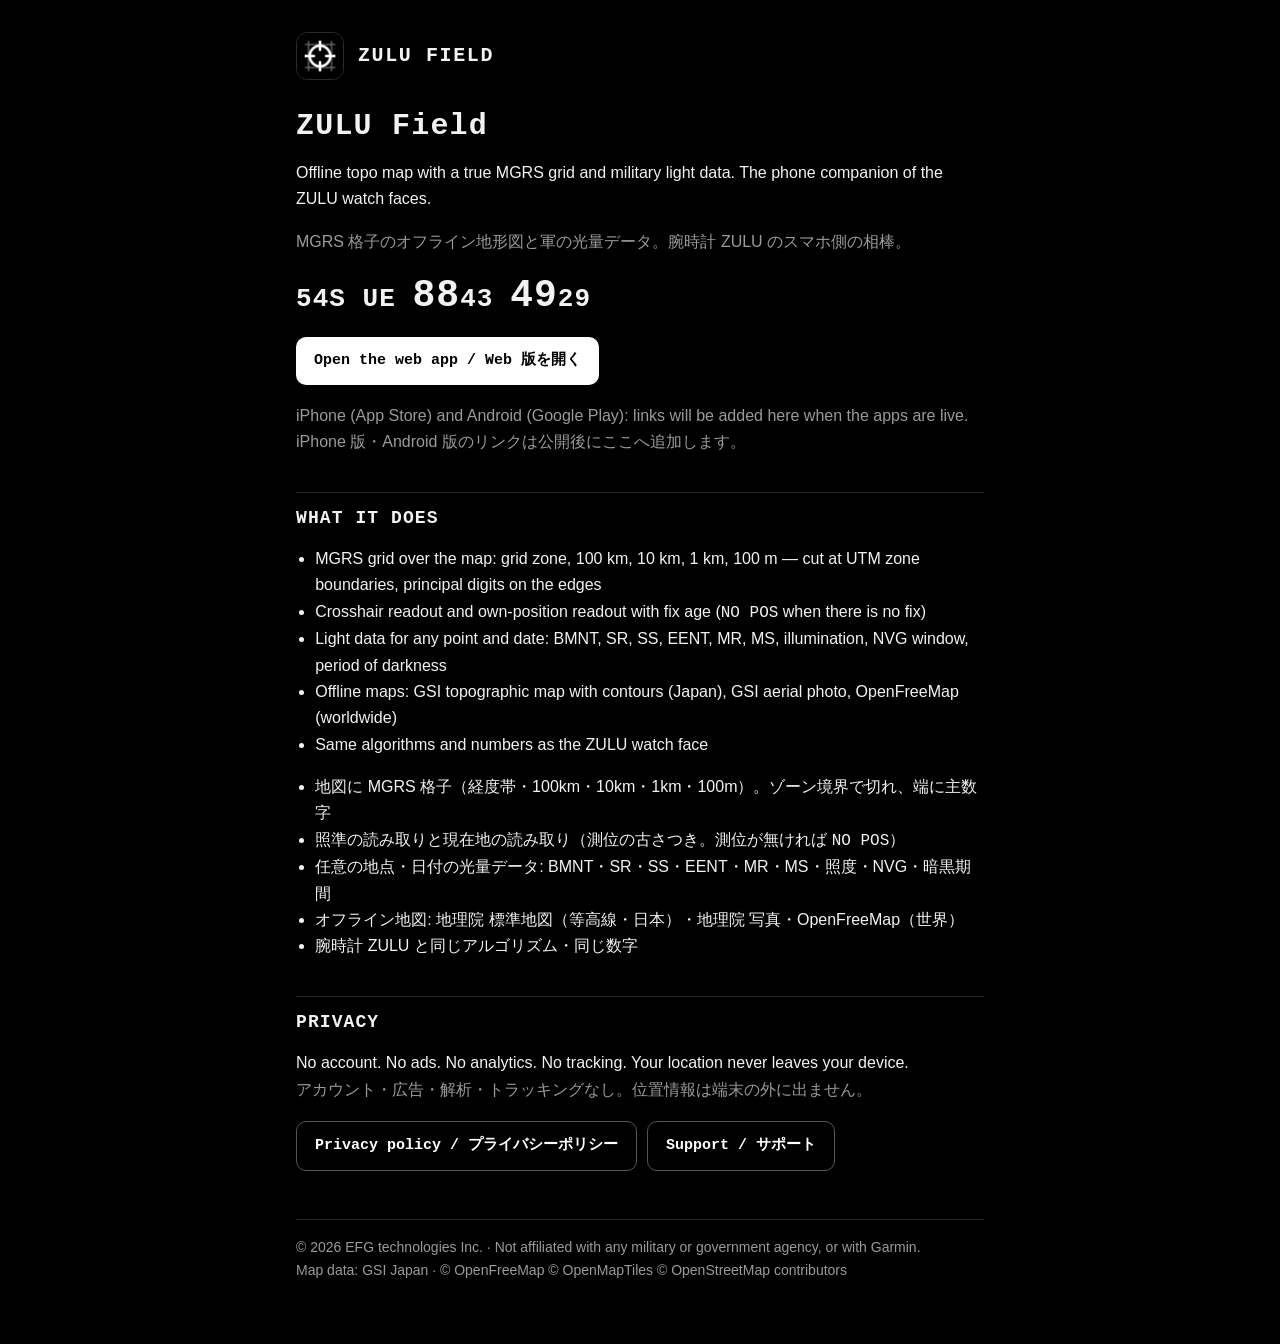
<file: index.html>
<!doctype html>
<html lang="en">
<head>
<meta charset="utf-8">
<meta name="viewport" content="width=device-width, initial-scale=1">
<meta name="color-scheme" content="dark">
<title>ZULU Field</title>
<meta name="description" content="Offline topo map with an MGRS grid and military light data. The phone companion of the ZULU watch faces. No account, no tracking.">
<link rel="icon" href="icon-192.png">
<link rel="stylesheet" href="style.css">
</head>
<body>
<main>
<header class="top"><img src="icon-192.png" alt=""><a href="./">ZULU FIELD</a></header>

<h1>ZULU Field</h1>
<p>Offline topo map with a true MGRS grid and military light data. The phone companion of the ZULU watch faces.</p>
<p lang="ja" class="dim">MGRS 格子のオフライン地形図と軍の光量データ。腕時計 ZULU のスマホ側の相棒。</p>

<div class="readout" aria-label="Example readout">54S UE <b>88</b>43 <b>49</b>29</div>

<div class="btns">
<a class="btn" href="app/">Open the web app / Web 版を開く</a>
</div>
<p class="dim">iPhone (App Store) and Android (Google Play): links will be added here when the apps are live.<br>
<span lang="ja">iPhone 版・Android 版のリンクは公開後にここへ追加します。</span></p>

<h2>WHAT IT DOES</h2>
<ul>
<li>MGRS grid over the map: grid zone, 100 km, 10 km, 1 km, 100 m — cut at UTM zone boundaries, principal digits on the edges</li>
<li>Crosshair readout and own-position readout with fix age (<span class="mono">NO POS</span> when there is no fix)</li>
<li>Light data for any point and date: BMNT, SR, SS, EENT, MR, MS, illumination, NVG window, period of darkness</li>
<li>Offline maps: GSI topographic map with contours (Japan), GSI aerial photo, OpenFreeMap (worldwide)</li>
<li>Same algorithms and numbers as the ZULU watch face</li>
</ul>
<ul lang="ja">
<li>地図に MGRS 格子（経度帯・100km・10km・1km・100m）。ゾーン境界で切れ、端に主数字</li>
<li>照準の読み取りと現在地の読み取り（測位の古さつき。測位が無ければ <span class="mono">NO POS</span>）</li>
<li>任意の地点・日付の光量データ: BMNT・SR・SS・EENT・MR・MS・照度・NVG・暗黒期間</li>
<li>オフライン地図: 地理院 標準地図（等高線・日本）・地理院 写真・OpenFreeMap（世界）</li>
<li>腕時計 ZULU と同じアルゴリズム・同じ数字</li>
</ul>

<h2>PRIVACY</h2>
<p>No account. No ads. No analytics. No tracking. Your location never leaves your device.<br>
<span lang="ja" class="dim">アカウント・広告・解析・トラッキングなし。位置情報は端末の外に出ません。</span></p>

<div class="btns">
<a class="btn ghost" href="privacy.html">Privacy policy / プライバシーポリシー</a>
<a class="btn ghost" href="support.html">Support / サポート</a>
</div>

<footer>© 2026 EFG technologies Inc. · Not affiliated with any military or government agency, or with Garmin.<br>
Map data: GSI Japan · © OpenFreeMap © OpenMapTiles © OpenStreetMap contributors</footer>
</main>
</body>
</html>
</file>
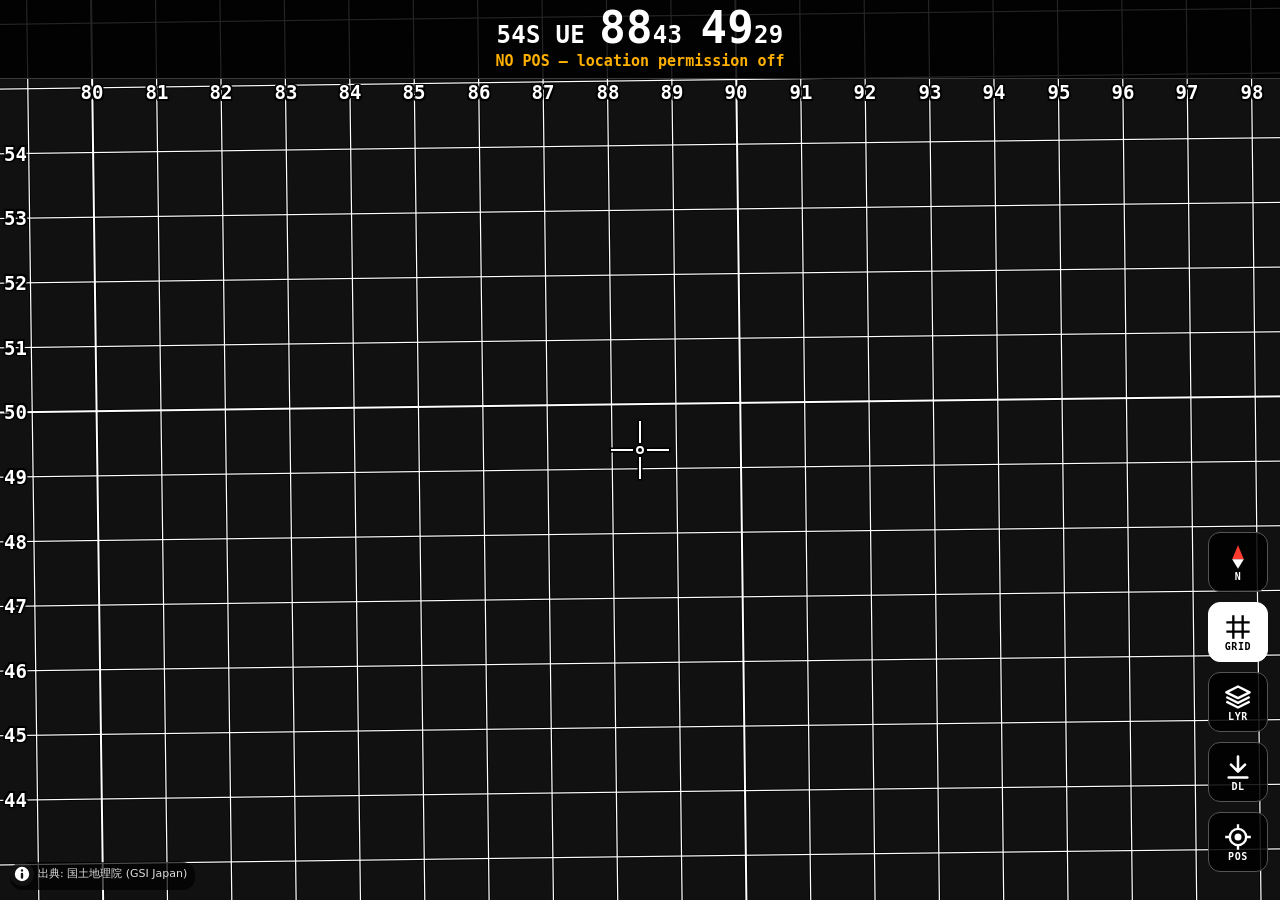
<file: app/index.html>
<!doctype html>
<html lang="en">
  <head>
    <meta charset="UTF-8" />
    <meta name="viewport" content="width=device-width, initial-scale=1, viewport-fit=cover, user-scalable=no" />
    <meta name="theme-color" content="#000000" />
    <meta name="color-scheme" content="dark" />
    <meta name="description" content="ZULU Field — offline topo map, MGRS grid and military light data (BMNT/EENT, moon, NVG, DARK)." />
    <meta name="apple-mobile-web-app-capable" content="yes" />
    <meta name="mobile-web-app-capable" content="yes" />
    <meta name="apple-mobile-web-app-status-bar-style" content="black" />
    <meta name="apple-mobile-web-app-title" content="ZULU Field" />
    <link rel="manifest" href="./manifest.webmanifest" />
    <link rel="icon" href="./icons/icon.svg" type="image/svg+xml" />
    <link rel="apple-touch-icon" href="./icons/icon-180.png" />
    <title>ZULU Field</title>
    <script type="module" crossorigin src="./assets/index-DN6cyavV.js"></script>
    <link rel="stylesheet" crossorigin href="./assets/index-DzQSimXV.css">
  </head>
  <body>
    <div id="app">
      <div id="map" aria-label="map"></div>
    </div>
  </body>
</html>
</file>
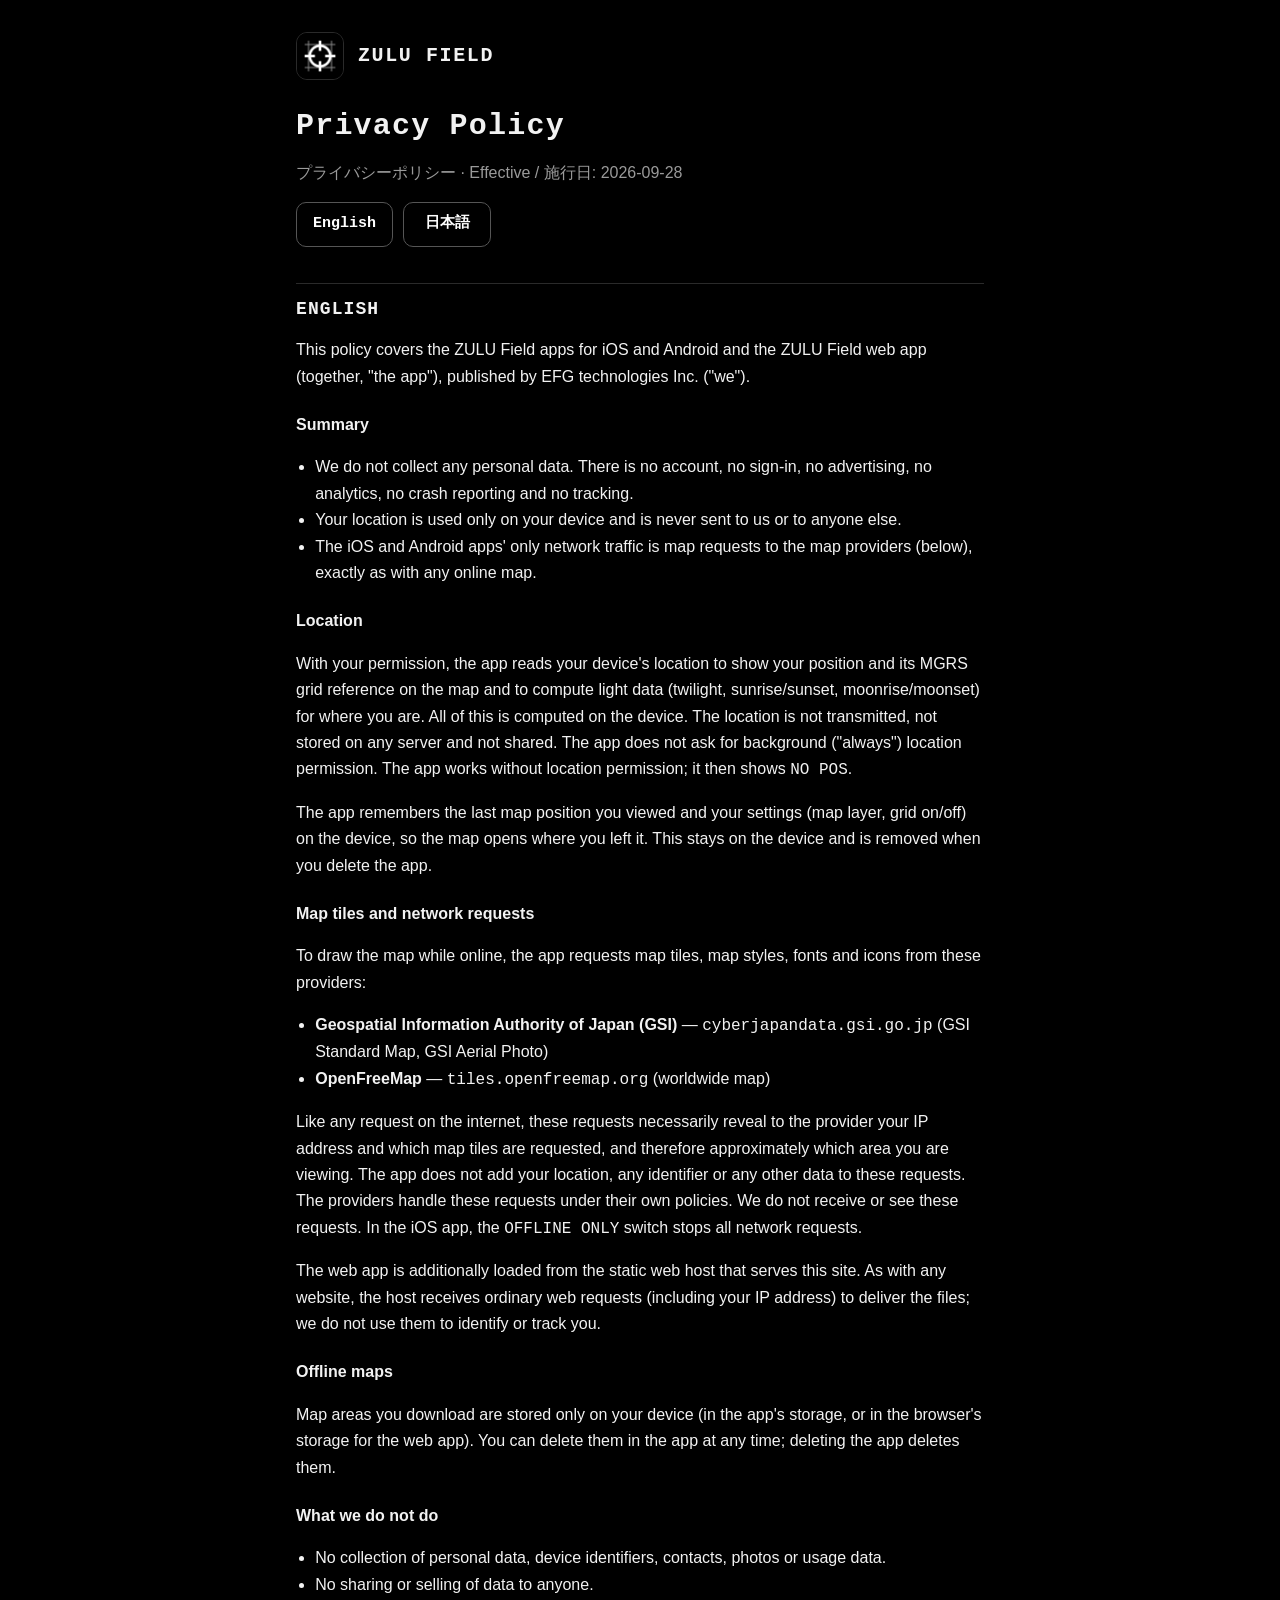
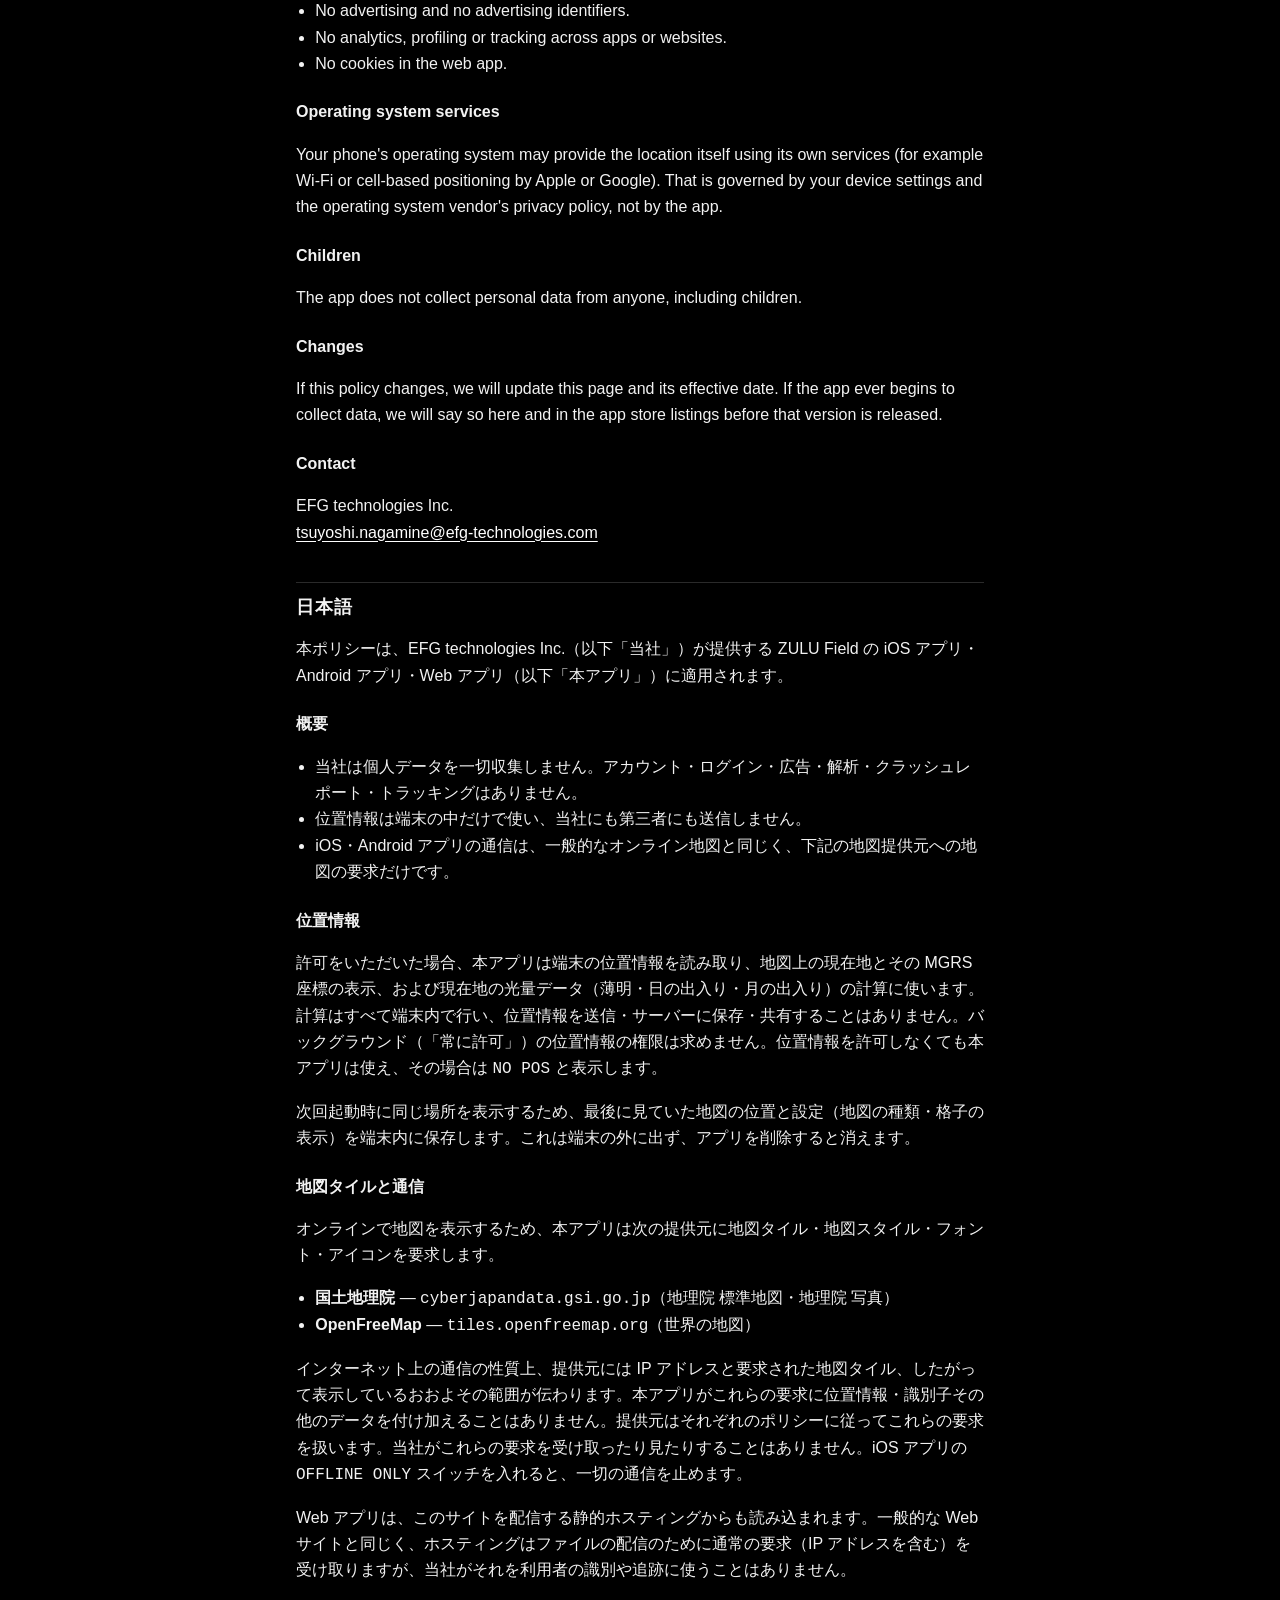
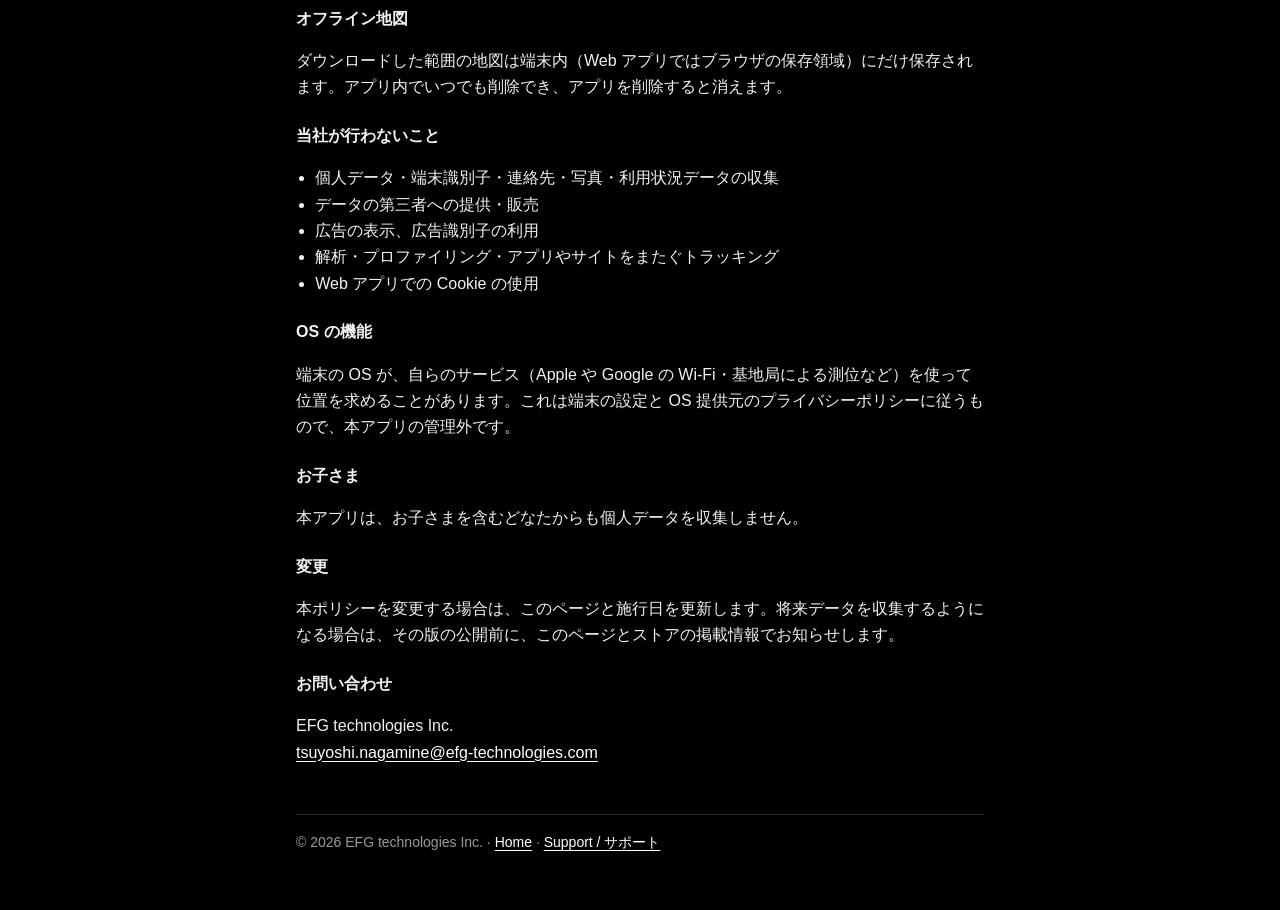
<file: privacy.html>
<!doctype html>
<html lang="en">
<head>
<meta charset="utf-8">
<meta name="viewport" content="width=device-width, initial-scale=1">
<meta name="color-scheme" content="dark">
<title>ZULU Field — Privacy Policy / プライバシーポリシー</title>
<meta name="description" content="Privacy policy of ZULU Field. No account, no ads, no analytics, no tracking. Location stays on the device.">
<link rel="icon" href="icon-192.png">
<link rel="stylesheet" href="style.css">
</head>
<body>
<main>
<header class="top"><img src="icon-192.png" alt=""><a href="./">ZULU FIELD</a></header>

<h1>Privacy Policy</h1>
<p class="dim">プライバシーポリシー · Effective / 施行日: 2026-09-28</p>
<nav class="lang"><a href="#en">English</a><a href="#ja" lang="ja">日本語</a></nav>

<section id="en">
<h2>ENGLISH</h2>
<p>This policy covers the ZULU Field apps for iOS and Android and the ZULU Field web app (together, "the app"), published by EFG technologies Inc. ("we").</p>

<h3>Summary</h3>
<ul>
<li>We do not collect any personal data. There is no account, no sign-in, no advertising, no analytics, no crash reporting and no tracking.</li>
<li>Your location is used only on your device and is never sent to us or to anyone else.</li>
<li>The iOS and Android apps' only network traffic is map requests to the map providers (below), exactly as with any online map.</li>
</ul>

<h3>Location</h3>
<p>With your permission, the app reads your device's location to show your position and its MGRS grid reference on the map and to compute light data (twilight, sunrise/sunset, moonrise/moonset) for where you are. All of this is computed on the device. The location is not transmitted, not stored on any server and not shared. The app does not ask for background ("always") location permission. The app works without location permission; it then shows <span class="mono">NO POS</span>.</p>
<p>The app remembers the last map position you viewed and your settings (map layer, grid on/off) on the device, so the map opens where you left it. This stays on the device and is removed when you delete the app.</p>

<h3>Map tiles and network requests</h3>
<p>To draw the map while online, the app requests map tiles, map styles, fonts and icons from these providers:</p>
<ul>
<li><b>Geospatial Information Authority of Japan (GSI)</b> — <span class="mono">cyberjapandata.gsi.go.jp</span> (GSI Standard Map, GSI Aerial Photo)</li>
<li><b>OpenFreeMap</b> — <span class="mono">tiles.openfreemap.org</span> (worldwide map)</li>
</ul>
<p>Like any request on the internet, these requests necessarily reveal to the provider your IP address and which map tiles are requested, and therefore approximately which area you are viewing. The app does not add your location, any identifier or any other data to these requests. The providers handle these requests under their own policies. We do not receive or see these requests. In the iOS app, the <span class="mono">OFFLINE ONLY</span> switch stops all network requests.</p>
<p>The web app is additionally loaded from the static web host that serves this site. As with any website, the host receives ordinary web requests (including your IP address) to deliver the files; we do not use them to identify or track you.</p>

<h3>Offline maps</h3>
<p>Map areas you download are stored only on your device (in the app's storage, or in the browser's storage for the web app). You can delete them in the app at any time; deleting the app deletes them.</p>

<h3>What we do not do</h3>
<ul>
<li>No collection of personal data, device identifiers, contacts, photos or usage data.</li>
<li>No sharing or selling of data to anyone.</li>
<li>No advertising and no advertising identifiers.</li>
<li>No analytics, profiling or tracking across apps or websites.</li>
<li>No cookies in the web app.</li>
</ul>

<h3>Operating system services</h3>
<p>Your phone's operating system may provide the location itself using its own services (for example Wi-Fi or cell-based positioning by Apple or Google). That is governed by your device settings and the operating system vendor's privacy policy, not by the app.</p>

<h3>Children</h3>
<p>The app does not collect personal data from anyone, including children.</p>

<h3>Changes</h3>
<p>If this policy changes, we will update this page and its effective date. If the app ever begins to collect data, we will say so here and in the app store listings before that version is released.</p>

<h3>Contact</h3>
<p>EFG technologies Inc.<br><a href="mailto:tsuyoshi.nagamine@efg-technologies.com">tsuyoshi.nagamine@efg-technologies.com</a></p>
</section>

<section id="ja" lang="ja">
<h2>日本語</h2>
<p>本ポリシーは、EFG technologies Inc.（以下「当社」）が提供する ZULU Field の iOS アプリ・Android アプリ・Web アプリ（以下「本アプリ」）に適用されます。</p>

<h3>概要</h3>
<ul>
<li>当社は個人データを一切収集しません。アカウント・ログイン・広告・解析・クラッシュレポート・トラッキングはありません。</li>
<li>位置情報は端末の中だけで使い、当社にも第三者にも送信しません。</li>
<li>iOS・Android アプリの通信は、一般的なオンライン地図と同じく、下記の地図提供元への地図の要求だけです。</li>
</ul>

<h3>位置情報</h3>
<p>許可をいただいた場合、本アプリは端末の位置情報を読み取り、地図上の現在地とその MGRS 座標の表示、および現在地の光量データ（薄明・日の出入り・月の出入り）の計算に使います。計算はすべて端末内で行い、位置情報を送信・サーバーに保存・共有することはありません。バックグラウンド（「常に許可」）の位置情報の権限は求めません。位置情報を許可しなくても本アプリは使え、その場合は <span class="mono">NO POS</span> と表示します。</p>
<p>次回起動時に同じ場所を表示するため、最後に見ていた地図の位置と設定（地図の種類・格子の表示）を端末内に保存します。これは端末の外に出ず、アプリを削除すると消えます。</p>

<h3>地図タイルと通信</h3>
<p>オンラインで地図を表示するため、本アプリは次の提供元に地図タイル・地図スタイル・フォント・アイコンを要求します。</p>
<ul>
<li><b>国土地理院</b> — <span class="mono">cyberjapandata.gsi.go.jp</span>（地理院 標準地図・地理院 写真）</li>
<li><b>OpenFreeMap</b> — <span class="mono">tiles.openfreemap.org</span>（世界の地図）</li>
</ul>
<p>インターネット上の通信の性質上、提供元には IP アドレスと要求された地図タイル、したがって表示しているおおよその範囲が伝わります。本アプリがこれらの要求に位置情報・識別子その他のデータを付け加えることはありません。提供元はそれぞれのポリシーに従ってこれらの要求を扱います。当社がこれらの要求を受け取ったり見たりすることはありません。iOS アプリの <span class="mono">OFFLINE ONLY</span> スイッチを入れると、一切の通信を止めます。</p>
<p>Web アプリは、このサイトを配信する静的ホスティングからも読み込まれます。一般的な Web サイトと同じく、ホスティングはファイルの配信のために通常の要求（IP アドレスを含む）を受け取りますが、当社がそれを利用者の識別や追跡に使うことはありません。</p>

<h3>オフライン地図</h3>
<p>ダウンロードした範囲の地図は端末内（Web アプリではブラウザの保存領域）にだけ保存されます。アプリ内でいつでも削除でき、アプリを削除すると消えます。</p>

<h3>当社が行わないこと</h3>
<ul>
<li>個人データ・端末識別子・連絡先・写真・利用状況データの収集</li>
<li>データの第三者への提供・販売</li>
<li>広告の表示、広告識別子の利用</li>
<li>解析・プロファイリング・アプリやサイトをまたぐトラッキング</li>
<li>Web アプリでの Cookie の使用</li>
</ul>

<h3>OS の機能</h3>
<p>端末の OS が、自らのサービス（Apple や Google の Wi-Fi・基地局による測位など）を使って位置を求めることがあります。これは端末の設定と OS 提供元のプライバシーポリシーに従うもので、本アプリの管理外です。</p>

<h3>お子さま</h3>
<p>本アプリは、お子さまを含むどなたからも個人データを収集しません。</p>

<h3>変更</h3>
<p>本ポリシーを変更する場合は、このページと施行日を更新します。将来データを収集するようになる場合は、その版の公開前に、このページとストアの掲載情報でお知らせします。</p>

<h3>お問い合わせ</h3>
<p>EFG technologies Inc.<br><a href="mailto:tsuyoshi.nagamine@efg-technologies.com">tsuyoshi.nagamine@efg-technologies.com</a></p>
</section>

<footer>© 2026 EFG technologies Inc. · <a href="./">Home</a> · <a href="support.html">Support / サポート</a></footer>
</main>
</body>
</html>
</file>
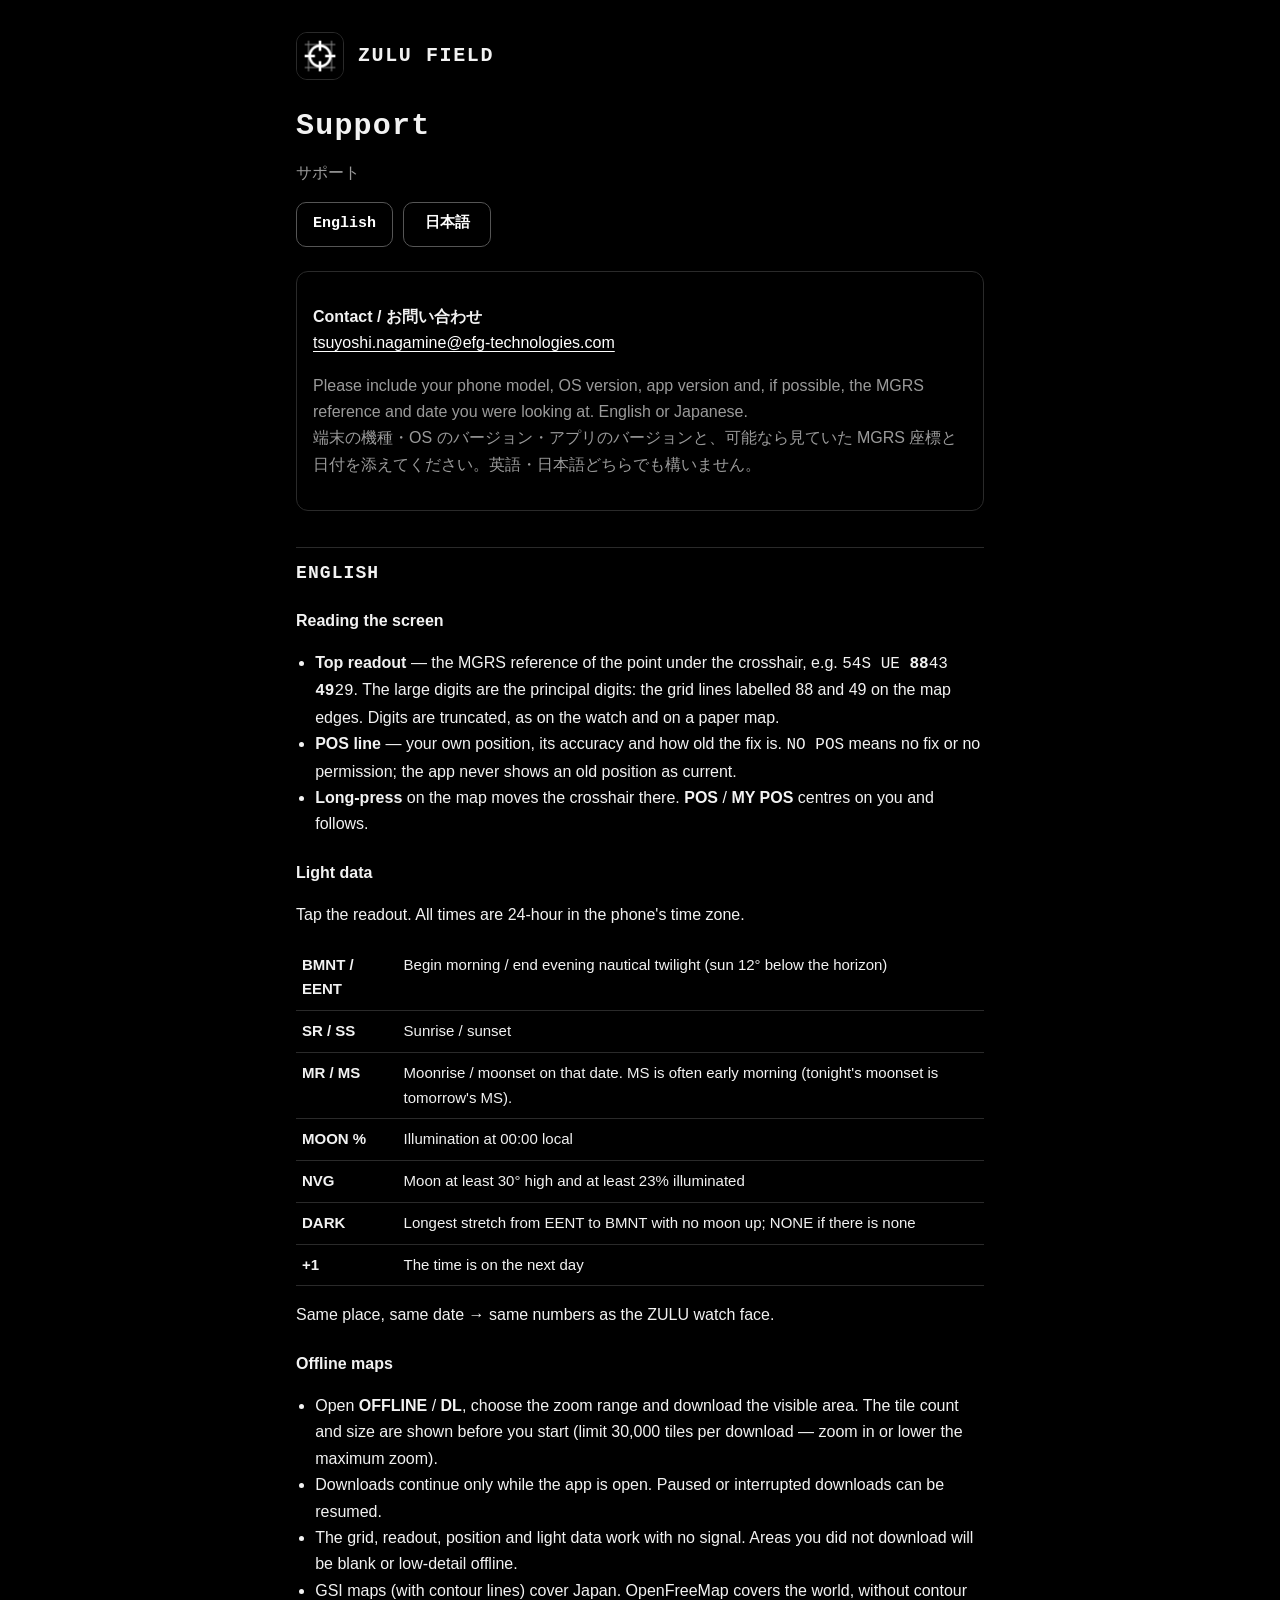
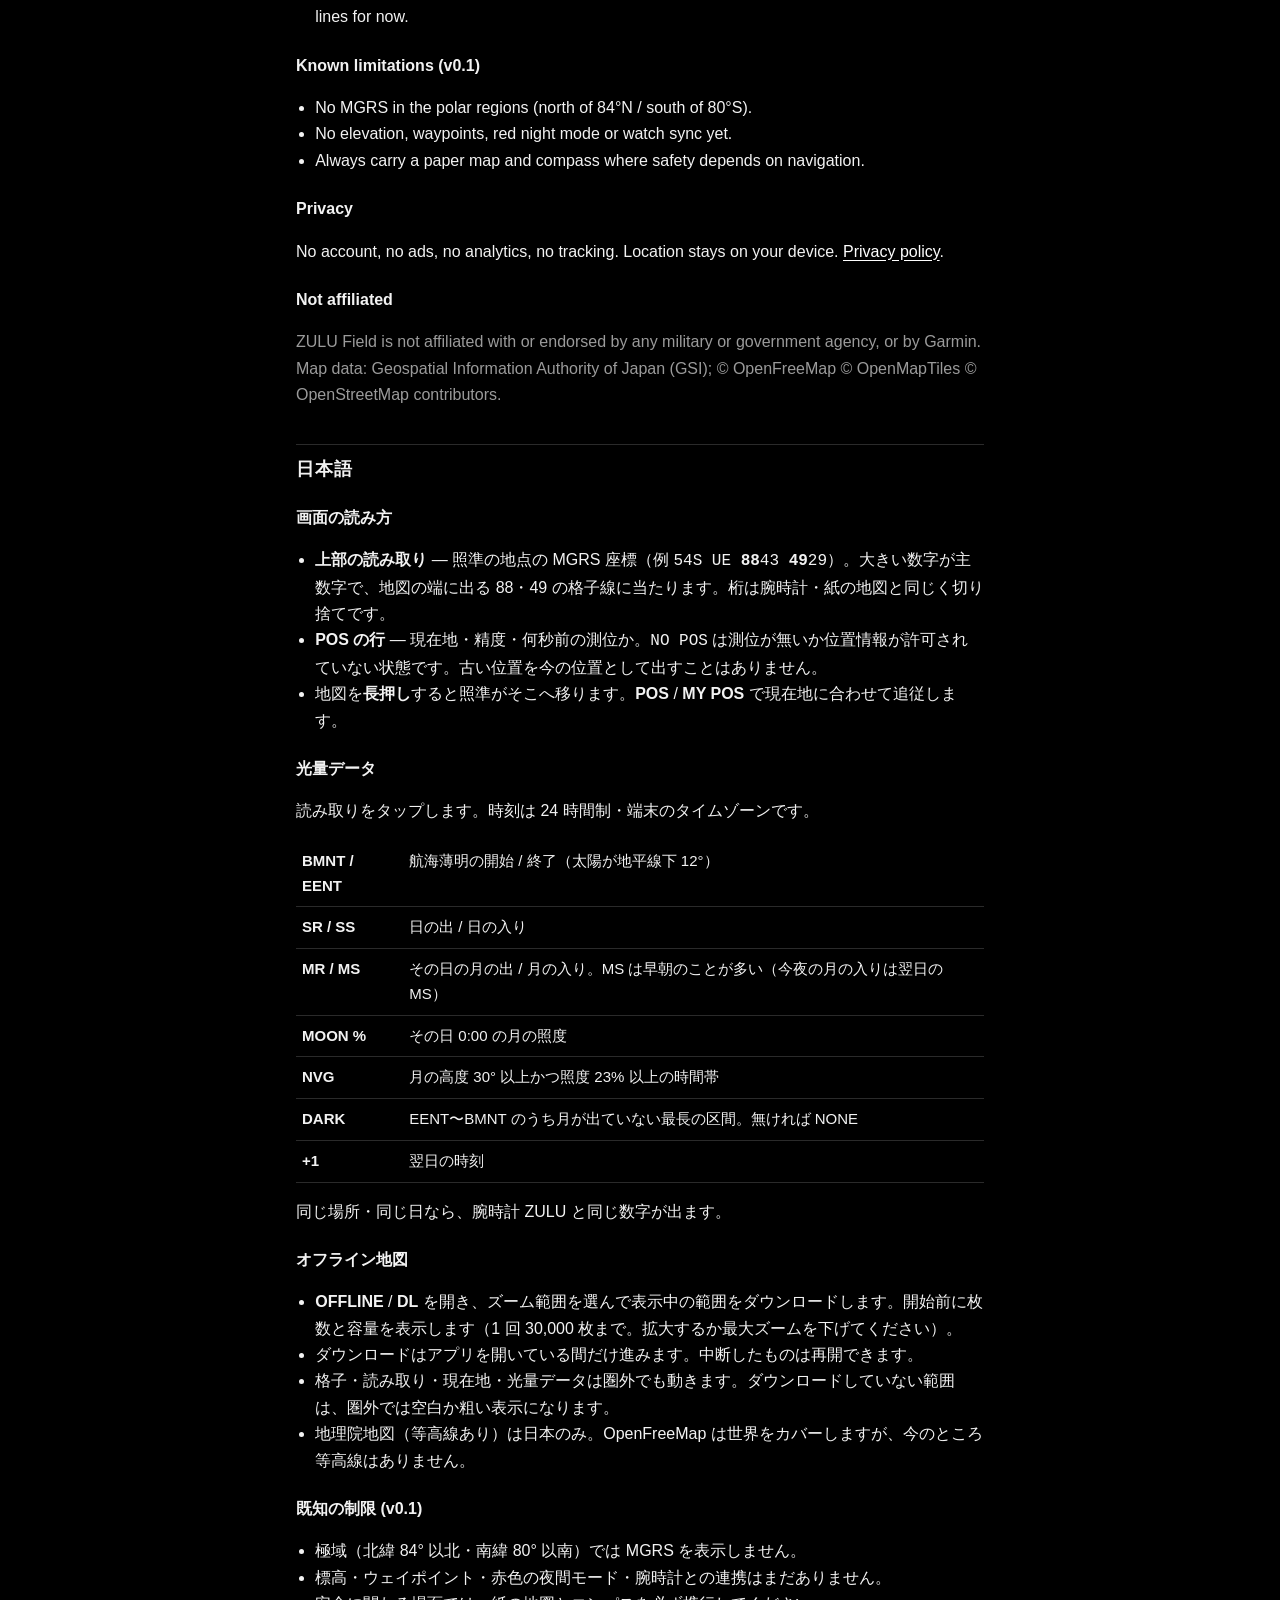
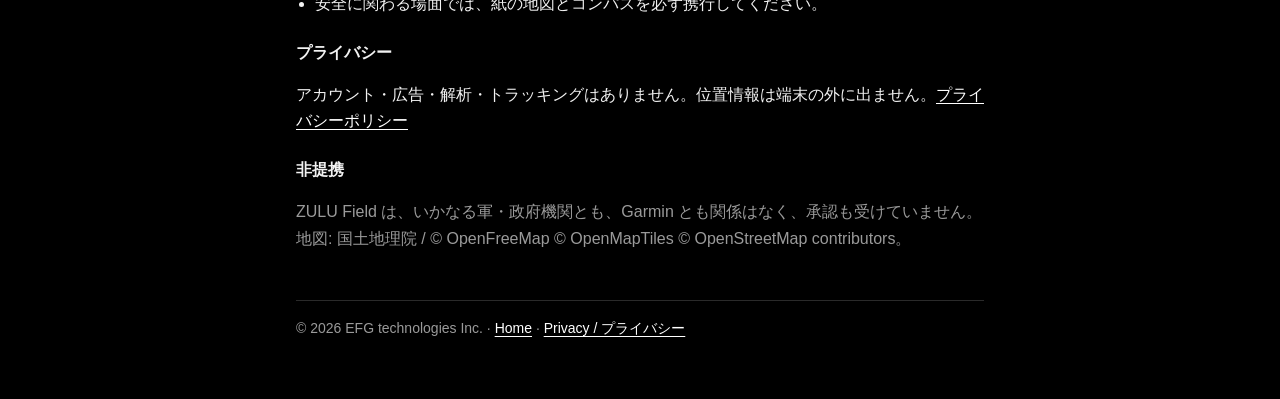
<file: support.html>
<!doctype html>
<html lang="en">
<head>
<meta charset="utf-8">
<meta name="viewport" content="width=device-width, initial-scale=1">
<meta name="color-scheme" content="dark">
<title>ZULU Field — Support / サポート</title>
<meta name="description" content="Support for ZULU Field: contact, how to read the MGRS grid and light data, offline maps.">
<link rel="icon" href="icon-192.png">
<link rel="stylesheet" href="style.css">
</head>
<body>
<main>
<header class="top"><img src="icon-192.png" alt=""><a href="./">ZULU FIELD</a></header>

<h1>Support</h1>
<p class="dim">サポート</p>
<nav class="lang"><a href="#en">English</a><a href="#ja" lang="ja">日本語</a></nav>

<div class="card">
<p><b>Contact / お問い合わせ</b><br>
<a href="mailto:tsuyoshi.nagamine@efg-technologies.com?subject=ZULU%20Field">tsuyoshi.nagamine@efg-technologies.com</a></p>
<p class="dim">Please include your phone model, OS version, app version and, if possible, the MGRS reference and date you were looking at. English or Japanese.<br>
<span lang="ja">端末の機種・OS のバージョン・アプリのバージョンと、可能なら見ていた MGRS 座標と日付を添えてください。英語・日本語どちらでも構いません。</span></p>
</div>

<section id="en">
<h2>ENGLISH</h2>

<h3>Reading the screen</h3>
<ul>
<li><b>Top readout</b> — the MGRS reference of the point under the crosshair, e.g. <span class="mono">54S UE <b>88</b>43 <b>49</b>29</span>. The large digits are the principal digits: the grid lines labelled 88 and 49 on the map edges. Digits are truncated, as on the watch and on a paper map.</li>
<li><b>POS line</b> — your own position, its accuracy and how old the fix is. <span class="mono">NO POS</span> means no fix or no permission; the app never shows an old position as current.</li>
<li><b>Long-press</b> on the map moves the crosshair there. <b>POS</b> / <b>MY POS</b> centres on you and follows.</li>
</ul>

<h3>Light data</h3>
<p>Tap the readout. All times are 24-hour in the phone's time zone.</p>
<table>
<tr><th>BMNT / EENT</th><td>Begin morning / end evening nautical twilight (sun 12° below the horizon)</td></tr>
<tr><th>SR / SS</th><td>Sunrise / sunset</td></tr>
<tr><th>MR / MS</th><td>Moonrise / moonset on that date. MS is often early morning (tonight's moonset is tomorrow's MS).</td></tr>
<tr><th>MOON %</th><td>Illumination at 00:00 local</td></tr>
<tr><th>NVG</th><td>Moon at least 30° high and at least 23% illuminated</td></tr>
<tr><th>DARK</th><td>Longest stretch from EENT to BMNT with no moon up; NONE if there is none</td></tr>
<tr><th>+1</th><td>The time is on the next day</td></tr>
</table>
<p>Same place, same date → same numbers as the ZULU watch face.</p>

<h3>Offline maps</h3>
<ul>
<li>Open <b>OFFLINE</b> / <b>DL</b>, choose the zoom range and download the visible area. The tile count and size are shown before you start (limit 30,000 tiles per download — zoom in or lower the maximum zoom).</li>
<li>Downloads continue only while the app is open. Paused or interrupted downloads can be resumed.</li>
<li>The grid, readout, position and light data work with no signal. Areas you did not download will be blank or low-detail offline.</li>
<li>GSI maps (with contour lines) cover Japan. OpenFreeMap covers the world, without contour lines for now.</li>
</ul>

<h3>Known limitations (v0.1)</h3>
<ul>
<li>No MGRS in the polar regions (north of 84°N / south of 80°S).</li>
<li>No elevation, waypoints, red night mode or watch sync yet.</li>
<li>Always carry a paper map and compass where safety depends on navigation.</li>
</ul>

<h3>Privacy</h3>
<p>No account, no ads, no analytics, no tracking. Location stays on your device. <a href="privacy.html">Privacy policy</a>.</p>

<h3>Not affiliated</h3>
<p class="dim">ZULU Field is not affiliated with or endorsed by any military or government agency, or by Garmin. Map data: Geospatial Information Authority of Japan (GSI); © OpenFreeMap © OpenMapTiles © OpenStreetMap contributors.</p>
</section>

<section id="ja" lang="ja">
<h2>日本語</h2>

<h3>画面の読み方</h3>
<ul>
<li><b>上部の読み取り</b> — 照準の地点の MGRS 座標（例 <span class="mono">54S UE <b>88</b>43 <b>49</b>29</span>）。大きい数字が主数字で、地図の端に出る 88・49 の格子線に当たります。桁は腕時計・紙の地図と同じく切り捨てです。</li>
<li><b>POS の行</b> — 現在地・精度・何秒前の測位か。<span class="mono">NO POS</span> は測位が無いか位置情報が許可されていない状態です。古い位置を今の位置として出すことはありません。</li>
<li>地図を<b>長押し</b>すると照準がそこへ移ります。<b>POS</b> / <b>MY POS</b> で現在地に合わせて追従します。</li>
</ul>

<h3>光量データ</h3>
<p>読み取りをタップします。時刻は 24 時間制・端末のタイムゾーンです。</p>
<table>
<tr><th>BMNT / EENT</th><td>航海薄明の開始 / 終了（太陽が地平線下 12°）</td></tr>
<tr><th>SR / SS</th><td>日の出 / 日の入り</td></tr>
<tr><th>MR / MS</th><td>その日の月の出 / 月の入り。MS は早朝のことが多い（今夜の月の入りは翌日の MS）</td></tr>
<tr><th>MOON %</th><td>その日 0:00 の月の照度</td></tr>
<tr><th>NVG</th><td>月の高度 30° 以上かつ照度 23% 以上の時間帯</td></tr>
<tr><th>DARK</th><td>EENT〜BMNT のうち月が出ていない最長の区間。無ければ NONE</td></tr>
<tr><th>+1</th><td>翌日の時刻</td></tr>
</table>
<p>同じ場所・同じ日なら、腕時計 ZULU と同じ数字が出ます。</p>

<h3>オフライン地図</h3>
<ul>
<li><b>OFFLINE</b> / <b>DL</b> を開き、ズーム範囲を選んで表示中の範囲をダウンロードします。開始前に枚数と容量を表示します（1 回 30,000 枚まで。拡大するか最大ズームを下げてください）。</li>
<li>ダウンロードはアプリを開いている間だけ進みます。中断したものは再開できます。</li>
<li>格子・読み取り・現在地・光量データは圏外でも動きます。ダウンロードしていない範囲は、圏外では空白か粗い表示になります。</li>
<li>地理院地図（等高線あり）は日本のみ。OpenFreeMap は世界をカバーしますが、今のところ等高線はありません。</li>
</ul>

<h3>既知の制限 (v0.1)</h3>
<ul>
<li>極域（北緯 84° 以北・南緯 80° 以南）では MGRS を表示しません。</li>
<li>標高・ウェイポイント・赤色の夜間モード・腕時計との連携はまだありません。</li>
<li>安全に関わる場面では、紙の地図とコンパスを必ず携行してください。</li>
</ul>

<h3>プライバシー</h3>
<p>アカウント・広告・解析・トラッキングはありません。位置情報は端末の外に出ません。<a href="privacy.html">プライバシーポリシー</a></p>

<h3>非提携</h3>
<p class="dim">ZULU Field は、いかなる軍・政府機関とも、Garmin とも関係はなく、承認も受けていません。地図: 国土地理院 / © OpenFreeMap © OpenMapTiles © OpenStreetMap contributors。</p>
</section>

<footer>© 2026 EFG technologies Inc. · <a href="./">Home</a> · <a href="privacy.html">Privacy / プライバシー</a></footer>
</main>
</body>
</html>
</file>
<file: style.css>
:root{--bg:#000;--fg:#f2f2f2;--dim:#9a9a9a;--line:#2a2a2a;--accent:#fff;--amber:#ffb000}
*{box-sizing:border-box}
html{-webkit-text-size-adjust:100%}
body{margin:0;background:var(--bg);color:var(--fg);font:16px/1.65 -apple-system,BlinkMacSystemFont,"Segoe UI","Hiragino Sans","Noto Sans JP",Roboto,sans-serif}
main{max-width:720px;margin:0 auto;padding:32px 16px 64px}
header.top{display:flex;align-items:center;gap:14px;margin-bottom:28px}
header.top img{width:48px;height:48px;border-radius:11px;border:1px solid var(--line)}
header.top a{color:var(--fg);text-decoration:none;font:700 20px/1 ui-monospace,Menlo,Consolas,monospace;letter-spacing:.08em}
h1{font:700 30px/1.2 ui-monospace,Menlo,Consolas,monospace;letter-spacing:.04em;margin:0 0 6px}
h2{font:700 18px/1.3 ui-monospace,Menlo,Consolas,monospace;letter-spacing:.06em;margin:36px 0 8px;padding-top:14px;border-top:1px solid var(--line)}
h3{font-size:16px;margin:22px 0 4px}
p,li{color:var(--fg)}
.dim{color:var(--dim)}
.mono{font-family:ui-monospace,Menlo,Consolas,monospace}
a{color:var(--accent);text-underline-offset:3px}
ul{padding-left:1.2em}
.lang{display:flex;gap:10px;margin:14px 0 24px}
.lang a{display:inline-block;min-height:44px;min-width:88px;padding:10px 16px;border:1px solid #555;border-radius:10px;text-align:center;text-decoration:none;font:600 15px/1.5 ui-monospace,Menlo,monospace}
.card{border:1px solid var(--line);border-radius:12px;padding:16px;margin:14px 0}
.btns{display:flex;flex-wrap:wrap;gap:10px;margin:18px 0}
.btn{display:inline-block;min-height:48px;padding:12px 18px;border-radius:10px;background:#fff;color:#000;text-decoration:none;font:700 15px/1.6 ui-monospace,Menlo,monospace}
.btn.ghost{background:transparent;color:#fff;border:1px solid #555}
.readout{font:700 26px/1.2 ui-monospace,Menlo,monospace;letter-spacing:.04em;margin:18px 0}
.readout b{font-size:38px}
table{border-collapse:collapse;width:100%;font-size:15px}
td,th{border-bottom:1px solid var(--line);padding:8px 6px;text-align:left;vertical-align:top}
footer{margin-top:48px;padding-top:16px;border-top:1px solid var(--line);color:var(--dim);font-size:14px}
</file>
<file: app/assets/index-DzQSimXV.css>
.maplibregl-map{-webkit-tap-highlight-color:#0000;-webkit-touch-callout:none;font:12px/20px Helvetica Neue,Arial,Helvetica,sans-serif;position:relative;overflow:hidden}.maplibregl-canvas{position:absolute;top:0;left:0}.maplibregl-map:fullscreen{width:100%;height:100%}.maplibregl-ctrl-group button.maplibregl-ctrl-compass{touch-action:none}.maplibregl-canvas-container.maplibregl-interactive,.maplibregl-ctrl-group button.maplibregl-ctrl-compass{cursor:grab;-webkit-user-select:none;user-select:none}.maplibregl-canvas-container.maplibregl-interactive.maplibregl-track-pointer{cursor:pointer}.maplibregl-canvas-container.maplibregl-interactive:active,.maplibregl-ctrl-group button.maplibregl-ctrl-compass:active{cursor:grabbing}.maplibregl-canvas-container.maplibregl-touch-zoom-rotate,.maplibregl-canvas-container.maplibregl-touch-zoom-rotate .maplibregl-canvas{touch-action:pan-x pan-y}.maplibregl-canvas-container.maplibregl-touch-drag-pan,.maplibregl-canvas-container.maplibregl-touch-drag-pan .maplibregl-canvas{touch-action:pinch-zoom}.maplibregl-canvas-container.maplibregl-touch-zoom-rotate.maplibregl-touch-drag-pan,.maplibregl-canvas-container.maplibregl-touch-zoom-rotate.maplibregl-touch-drag-pan .maplibregl-canvas{touch-action:none}.maplibregl-canvas-container.maplibregl-touch-drag-pan.maplibregl-cooperative-gestures,.maplibregl-canvas-container.maplibregl-touch-drag-pan.maplibregl-cooperative-gestures .maplibregl-canvas{touch-action:pan-x pan-y}.maplibregl-ctrl-bottom-left,.maplibregl-ctrl-bottom-right,.maplibregl-ctrl-top-left,.maplibregl-ctrl-top-right{pointer-events:none;z-index:2;position:absolute}.maplibregl-ctrl-top-left{top:0;left:0}.maplibregl-ctrl-top-right{top:0;right:0}.maplibregl-ctrl-bottom-left{bottom:0;left:0}.maplibregl-ctrl-bottom-right{bottom:0;right:0}.maplibregl-ctrl{clear:both;pointer-events:auto;transform:translate(0)}.maplibregl-ctrl-top-left .maplibregl-ctrl{float:left;margin:10px 0 0 10px}.maplibregl-ctrl-top-right .maplibregl-ctrl{float:right;margin:10px 10px 0 0}.maplibregl-ctrl-bottom-left .maplibregl-ctrl{float:left;margin:0 0 10px 10px}.maplibregl-ctrl-bottom-right .maplibregl-ctrl{float:right;margin:0 10px 10px 0}.maplibregl-ctrl-group{background:#fff;border-radius:4px}.maplibregl-ctrl-group:not(:empty){box-shadow:0 0 0 2px #0000001a}@media (forced-colors:active){.maplibregl-ctrl-group:not(:empty){box-shadow:0 0 0 2px buttontext}}.maplibregl-ctrl-group button{box-sizing:border-box;cursor:pointer;background-color:#0000;border:0;outline:none;width:29px;height:29px;padding:0;display:block}.maplibregl-ctrl button{-webkit-user-select:none;user-select:none}.maplibregl-ctrl-group button+button{border-top:1px solid #ddd}.maplibregl-ctrl button .maplibregl-ctrl-icon{background-position:50%;background-repeat:no-repeat;width:100%;height:100%;display:block}@media (forced-colors:active){.maplibregl-ctrl-icon{background-color:#0000}.maplibregl-ctrl-group button+button{border-top:1px solid buttontext}}.maplibregl-ctrl button::-moz-focus-inner{border:0;padding:0}.maplibregl-ctrl-attrib-button:focus,.maplibregl-ctrl-group button:focus{box-shadow:0 0 2px 2px #0096ff}.maplibregl-ctrl button:disabled{cursor:not-allowed}.maplibregl-ctrl button:disabled .maplibregl-ctrl-icon{opacity:.25}@media (hover:hover){.maplibregl-ctrl button:not(:disabled):hover{background-color:#0000000d}}.maplibregl-ctrl button:not(:disabled):active{background-color:#0000000d}.maplibregl-ctrl-group button:focus:focus-visible{box-shadow:0 0 2px 2px #0096ff}.maplibregl-ctrl-group button:focus:not(:focus-visible){box-shadow:none}.maplibregl-ctrl-group button:focus:first-child{border-radius:4px 4px 0 0}.maplibregl-ctrl-group button:focus:last-child{border-radius:0 0 4px 4px}.maplibregl-ctrl-group button:focus:only-child{border-radius:inherit}.maplibregl-ctrl button.maplibregl-ctrl-zoom-out .maplibregl-ctrl-icon{background-image:url(data:image/svg+xml;charset=utf-8,%3Csvg%20xmlns%3D%22http%3A%2F%2Fwww.w3.org%2F2000%2Fsvg%22%20width%3D%2229%22%20height%3D%2229%22%20fill%3D%22%23333%22%20viewBox%3D%220%200%2029%2029%22%3E%3Cpath%20d%3D%22M10%2013c-.75%200-1.5.75-1.5%201.5S9.25%2016%2010%2016h9c.75%200%201.5-.75%201.5-1.5S19.75%2013%2019%2013z%22%2F%3E%3C%2Fsvg%3E)}.maplibregl-ctrl button.maplibregl-ctrl-zoom-in .maplibregl-ctrl-icon{background-image:url(data:image/svg+xml;charset=utf-8,%3Csvg%20xmlns%3D%22http%3A%2F%2Fwww.w3.org%2F2000%2Fsvg%22%20width%3D%2229%22%20height%3D%2229%22%20fill%3D%22%23333%22%20viewBox%3D%220%200%2029%2029%22%3E%3Cpath%20d%3D%22M14.5%208.5c-.75%200-1.5.75-1.5%201.5v3h-3c-.75%200-1.5.75-1.5%201.5S9.25%2016%2010%2016h3v3c0%20.75.75%201.5%201.5%201.5S16%2019.75%2016%2019v-3h3c.75%200%201.5-.75%201.5-1.5S19.75%2013%2019%2013h-3v-3c0-.75-.75-1.5-1.5-1.5%22%2F%3E%3C%2Fsvg%3E)}@media (forced-colors:active){.maplibregl-ctrl button.maplibregl-ctrl-zoom-out .maplibregl-ctrl-icon{background-image:url(data:image/svg+xml;charset=utf-8,%3Csvg%20xmlns%3D%22http%3A%2F%2Fwww.w3.org%2F2000%2Fsvg%22%20width%3D%2229%22%20height%3D%2229%22%20fill%3D%22%23fff%22%20viewBox%3D%220%200%2029%2029%22%3E%3Cpath%20d%3D%22M10%2013c-.75%200-1.5.75-1.5%201.5S9.25%2016%2010%2016h9c.75%200%201.5-.75%201.5-1.5S19.75%2013%2019%2013z%22%2F%3E%3C%2Fsvg%3E)}.maplibregl-ctrl button.maplibregl-ctrl-zoom-in .maplibregl-ctrl-icon{background-image:url(data:image/svg+xml;charset=utf-8,%3Csvg%20xmlns%3D%22http%3A%2F%2Fwww.w3.org%2F2000%2Fsvg%22%20width%3D%2229%22%20height%3D%2229%22%20fill%3D%22%23fff%22%20viewBox%3D%220%200%2029%2029%22%3E%3Cpath%20d%3D%22M14.5%208.5c-.75%200-1.5.75-1.5%201.5v3h-3c-.75%200-1.5.75-1.5%201.5S9.25%2016%2010%2016h3v3c0%20.75.75%201.5%201.5%201.5S16%2019.75%2016%2019v-3h3c.75%200%201.5-.75%201.5-1.5S19.75%2013%2019%2013h-3v-3c0-.75-.75-1.5-1.5-1.5%22%2F%3E%3C%2Fsvg%3E)}}@media (forced-colors:active) and (prefers-color-scheme:light){.maplibregl-ctrl button.maplibregl-ctrl-zoom-out .maplibregl-ctrl-icon{background-image:url(data:image/svg+xml;charset=utf-8,%3Csvg%20xmlns%3D%22http%3A%2F%2Fwww.w3.org%2F2000%2Fsvg%22%20width%3D%2229%22%20height%3D%2229%22%20viewBox%3D%220%200%2029%2029%22%3E%3Cpath%20d%3D%22M10%2013c-.75%200-1.5.75-1.5%201.5S9.25%2016%2010%2016h9c.75%200%201.5-.75%201.5-1.5S19.75%2013%2019%2013z%22%2F%3E%3C%2Fsvg%3E)}.maplibregl-ctrl button.maplibregl-ctrl-zoom-in .maplibregl-ctrl-icon{background-image:url(data:image/svg+xml;charset=utf-8,%3Csvg%20xmlns%3D%22http%3A%2F%2Fwww.w3.org%2F2000%2Fsvg%22%20width%3D%2229%22%20height%3D%2229%22%20viewBox%3D%220%200%2029%2029%22%3E%3Cpath%20d%3D%22M14.5%208.5c-.75%200-1.5.75-1.5%201.5v3h-3c-.75%200-1.5.75-1.5%201.5S9.25%2016%2010%2016h3v3c0%20.75.75%201.5%201.5%201.5S16%2019.75%2016%2019v-3h3c.75%200%201.5-.75%201.5-1.5S19.75%2013%2019%2013h-3v-3c0-.75-.75-1.5-1.5-1.5%22%2F%3E%3C%2Fsvg%3E)}}.maplibregl-ctrl button.maplibregl-ctrl-fullscreen .maplibregl-ctrl-icon{background-image:url(data:image/svg+xml;charset=utf-8,%3Csvg%20xmlns%3D%22http%3A%2F%2Fwww.w3.org%2F2000%2Fsvg%22%20width%3D%2229%22%20height%3D%2229%22%20fill%3D%22%23333%22%20viewBox%3D%220%200%2029%2029%22%3E%3Cpath%20d%3D%22M24%2016v5.5c0%201.75-.75%202.5-2.5%202.5H16v-1l3-1.5-4-5.5%201-1%205.5%204%201.5-3zM6%2016l1.5%203%205.5-4%201%201-4%205.5%203%201.5v1H7.5C5.75%2024%205%2023.25%205%2021.5V16zm7-11v1l-3%201.5%204%205.5-1%201-5.5-4L6%2013H5V7.5C5%205.75%205.75%205%207.5%205zm11%202.5c0-1.75-.75-2.5-2.5-2.5H16v1l3%201.5-4%205.5%201%201%205.5-4%201.5%203h1z%22%2F%3E%3C%2Fsvg%3E)}.maplibregl-ctrl button.maplibregl-ctrl-shrink .maplibregl-ctrl-icon{background-image:url(data:image/svg+xml;charset=utf-8,%3Csvg%20xmlns%3D%22http%3A%2F%2Fwww.w3.org%2F2000%2Fsvg%22%20width%3D%2229%22%20height%3D%2229%22%20viewBox%3D%220%200%2029%2029%22%3E%3Cpath%20d%3D%22M18.5%2016c-1.75%200-2.5.75-2.5%202.5V24h1l1.5-3%205.5%204%201-1-4-5.5%203-1.5v-1zM13%2018.5c0-1.75-.75-2.5-2.5-2.5H5v1l3%201.5L4%2024l1%201%205.5-4%201.5%203h1zm3-8c0%201.75.75%202.5%202.5%202.5H24v-1l-3-1.5L25%205l-1-1-5.5%204L17%205h-1zM10.5%2013c1.75%200%202.5-.75%202.5-2.5V5h-1l-1.5%203L5%204%204%205l4%205.5L5%2012v1z%22%2F%3E%3C%2Fsvg%3E)}@media (forced-colors:active){.maplibregl-ctrl button.maplibregl-ctrl-fullscreen .maplibregl-ctrl-icon{background-image:url(data:image/svg+xml;charset=utf-8,%3Csvg%20xmlns%3D%22http%3A%2F%2Fwww.w3.org%2F2000%2Fsvg%22%20width%3D%2229%22%20height%3D%2229%22%20fill%3D%22%23fff%22%20viewBox%3D%220%200%2029%2029%22%3E%3Cpath%20d%3D%22M24%2016v5.5c0%201.75-.75%202.5-2.5%202.5H16v-1l3-1.5-4-5.5%201-1%205.5%204%201.5-3zM6%2016l1.5%203%205.5-4%201%201-4%205.5%203%201.5v1H7.5C5.75%2024%205%2023.25%205%2021.5V16zm7-11v1l-3%201.5%204%205.5-1%201-5.5-4L6%2013H5V7.5C5%205.75%205.75%205%207.5%205zm11%202.5c0-1.75-.75-2.5-2.5-2.5H16v1l3%201.5-4%205.5%201%201%205.5-4%201.5%203h1z%22%2F%3E%3C%2Fsvg%3E)}.maplibregl-ctrl button.maplibregl-ctrl-shrink .maplibregl-ctrl-icon{background-image:url(data:image/svg+xml;charset=utf-8,%3Csvg%20xmlns%3D%22http%3A%2F%2Fwww.w3.org%2F2000%2Fsvg%22%20width%3D%2229%22%20height%3D%2229%22%20fill%3D%22%23fff%22%20viewBox%3D%220%200%2029%2029%22%3E%3Cpath%20d%3D%22M18.5%2016c-1.75%200-2.5.75-2.5%202.5V24h1l1.5-3%205.5%204%201-1-4-5.5%203-1.5v-1zM13%2018.5c0-1.75-.75-2.5-2.5-2.5H5v1l3%201.5L4%2024l1%201%205.5-4%201.5%203h1zm3-8c0%201.75.75%202.5%202.5%202.5H24v-1l-3-1.5L25%205l-1-1-5.5%204L17%205h-1zM10.5%2013c1.75%200%202.5-.75%202.5-2.5V5h-1l-1.5%203L5%204%204%205l4%205.5L5%2012v1z%22%2F%3E%3C%2Fsvg%3E)}}@media (forced-colors:active) and (prefers-color-scheme:light){.maplibregl-ctrl button.maplibregl-ctrl-fullscreen .maplibregl-ctrl-icon{background-image:url(data:image/svg+xml;charset=utf-8,%3Csvg%20xmlns%3D%22http%3A%2F%2Fwww.w3.org%2F2000%2Fsvg%22%20width%3D%2229%22%20height%3D%2229%22%20viewBox%3D%220%200%2029%2029%22%3E%3Cpath%20d%3D%22M24%2016v5.5c0%201.75-.75%202.5-2.5%202.5H16v-1l3-1.5-4-5.5%201-1%205.5%204%201.5-3zM6%2016l1.5%203%205.5-4%201%201-4%205.5%203%201.5v1H7.5C5.75%2024%205%2023.25%205%2021.5V16zm7-11v1l-3%201.5%204%205.5-1%201-5.5-4L6%2013H5V7.5C5%205.75%205.75%205%207.5%205zm11%202.5c0-1.75-.75-2.5-2.5-2.5H16v1l3%201.5-4%205.5%201%201%205.5-4%201.5%203h1z%22%2F%3E%3C%2Fsvg%3E)}.maplibregl-ctrl button.maplibregl-ctrl-shrink .maplibregl-ctrl-icon{background-image:url(data:image/svg+xml;charset=utf-8,%3Csvg%20xmlns%3D%22http%3A%2F%2Fwww.w3.org%2F2000%2Fsvg%22%20width%3D%2229%22%20height%3D%2229%22%20viewBox%3D%220%200%2029%2029%22%3E%3Cpath%20d%3D%22M18.5%2016c-1.75%200-2.5.75-2.5%202.5V24h1l1.5-3%205.5%204%201-1-4-5.5%203-1.5v-1zM13%2018.5c0-1.75-.75-2.5-2.5-2.5H5v1l3%201.5L4%2024l1%201%205.5-4%201.5%203h1zm3-8c0%201.75.75%202.5%202.5%202.5H24v-1l-3-1.5L25%205l-1-1-5.5%204L17%205h-1zM10.5%2013c1.75%200%202.5-.75%202.5-2.5V5h-1l-1.5%203L5%204%204%205l4%205.5L5%2012v1z%22%2F%3E%3C%2Fsvg%3E)}}.maplibregl-ctrl button.maplibregl-ctrl-compass .maplibregl-ctrl-icon{background-image:url(data:image/svg+xml;charset=utf-8,%3Csvg%20xmlns%3D%22http%3A%2F%2Fwww.w3.org%2F2000%2Fsvg%22%20width%3D%2229%22%20height%3D%2229%22%20fill%3D%22%23333%22%20viewBox%3D%220%200%2029%2029%22%3E%3Cpath%20d%3D%22m10.5%2014%204-8%204%208z%22%2F%3E%3Cpath%20fill%3D%22%23ccc%22%20d%3D%22m10.5%2016%204%208%204-8z%22%2F%3E%3C%2Fsvg%3E)}@media (forced-colors:active){.maplibregl-ctrl button.maplibregl-ctrl-compass .maplibregl-ctrl-icon{background-image:url(data:image/svg+xml;charset=utf-8,%3Csvg%20xmlns%3D%22http%3A%2F%2Fwww.w3.org%2F2000%2Fsvg%22%20width%3D%2229%22%20height%3D%2229%22%20fill%3D%22%23fff%22%20viewBox%3D%220%200%2029%2029%22%3E%3Cpath%20d%3D%22m10.5%2014%204-8%204%208z%22%2F%3E%3Cpath%20fill%3D%22%23ccc%22%20d%3D%22m10.5%2016%204%208%204-8z%22%2F%3E%3C%2Fsvg%3E)}}@media (forced-colors:active) and (prefers-color-scheme:light){.maplibregl-ctrl button.maplibregl-ctrl-compass .maplibregl-ctrl-icon{background-image:url(data:image/svg+xml;charset=utf-8,%3Csvg%20xmlns%3D%22http%3A%2F%2Fwww.w3.org%2F2000%2Fsvg%22%20width%3D%2229%22%20height%3D%2229%22%20viewBox%3D%220%200%2029%2029%22%3E%3Cpath%20d%3D%22m10.5%2014%204-8%204%208z%22%2F%3E%3Cpath%20fill%3D%22%23ccc%22%20d%3D%22m10.5%2016%204%208%204-8z%22%2F%3E%3C%2Fsvg%3E)}}.maplibregl-ctrl button.maplibregl-ctrl-globe .maplibregl-ctrl-icon{background-image:url(data:image/svg+xml;charset=utf-8,%3Csvg%20xmlns%3D%22http%3A%2F%2Fwww.w3.org%2F2000%2Fsvg%22%20width%3D%2222%22%20height%3D%2222%22%20fill%3D%22none%22%20stroke%3D%22%23333%22%20viewBox%3D%220%200%2022%2022%22%3E%3Ccircle%20cx%3D%2211%22%20cy%3D%2211%22%20r%3D%228.5%22%2F%3E%3Cpath%20d%3D%22M17.5%2011c0%204.819-3.02%208.5-6.5%208.5S4.5%2015.819%204.5%2011%207.52%202.5%2011%202.5s6.5%203.681%206.5%208.5Z%22%2F%3E%3Cpath%20d%3D%22M13.5%2011c0%202.447-.331%204.64-.853%206.206-.262.785-.562%201.384-.872%201.777-.314.399-.58.517-.775.517s-.461-.118-.775-.517c-.31-.393-.61-.992-.872-1.777C8.831%2015.64%208.5%2013.446%208.5%2011s.331-4.64.853-6.206c.262-.785.562-1.384.872-1.777.314-.399.58-.517.775-.517s.461.118.775.517c.31.393.61.992.872%201.777.522%201.565.853%203.76.853%206.206Z%22%2F%3E%3Cpath%20d%3D%22M11%207.5c-1.909%200-3.622-.166-4.845-.428-.616-.132-1.08-.283-1.379-.434a1.3%201.3%200%200%201-.224-.138q.07-.058.224-.138c.299-.151.763-.302%201.379-.434C7.378%205.666%209.091%205.5%2011%205.5s3.622.166%204.845.428c.616.132%201.08.283%201.379.434.105.053.177.1.224.138q-.07.058-.224.138c-.299.151-.763.302-1.379.434-1.223.262-2.936.428-4.845.428Zm0%209c-1.909%200-3.622-.166-4.845-.428-.616-.132-1.08-.283-1.379-.434a1.3%201.3%200%200%201-.224-.138%201.3%201.3%200%200%201%20.224-.138c.299-.151.763-.302%201.379-.434C7.378%2014.666%209.091%2014.5%2011%2014.5s3.622.166%204.845.428c.616.132%201.08.283%201.379.434.105.053.177.1.224.138a1.3%201.3%200%200%201-.224.138c-.299.151-.763.302-1.379.434-1.223.262-2.936.428-4.845.428Zm0-4c-2.46%200-4.672-.222-6.255-.574-.796-.177-1.406-.38-1.805-.59a1.5%201.5%200%200%201-.39-.272.3.3%200%200%201-.047-.064.3.3%200%200%201%20.048-.064c.066-.073.189-.167.389-.272.399-.21%201.009-.413%201.805-.59C6.328%209.722%208.54%209.5%2011%209.5s4.672.222%206.256.574c.795.177%201.405.38%201.804.59.2.105.323.2.39.272a.3.3%200%200%201%20.047.064.3.3%200%200%201-.048.064%201.4%201.4%200%200%201-.389.272c-.399.21-1.009.413-1.804.59-1.584.352-3.796.574-6.256.574Zm-8.501-1.51v.002zm0%20.018v.002zm17.002.002v-.002zm0-.018v-.002z%22%2F%3E%3C%2Fsvg%3E)}.maplibregl-ctrl button.maplibregl-ctrl-globe-enabled .maplibregl-ctrl-icon{background-image:url(data:image/svg+xml;charset=utf-8,%3Csvg%20xmlns%3D%22http%3A%2F%2Fwww.w3.org%2F2000%2Fsvg%22%20width%3D%2222%22%20height%3D%2222%22%20fill%3D%22none%22%20stroke%3D%22%2333b5e5%22%20viewBox%3D%220%200%2022%2022%22%3E%3Ccircle%20cx%3D%2211%22%20cy%3D%2211%22%20r%3D%228.5%22%2F%3E%3Cpath%20d%3D%22M17.5%2011c0%204.819-3.02%208.5-6.5%208.5S4.5%2015.819%204.5%2011%207.52%202.5%2011%202.5s6.5%203.681%206.5%208.5Z%22%2F%3E%3Cpath%20d%3D%22M13.5%2011c0%202.447-.331%204.64-.853%206.206-.262.785-.562%201.384-.872%201.777-.314.399-.58.517-.775.517s-.461-.118-.775-.517c-.31-.393-.61-.992-.872-1.777C8.831%2015.64%208.5%2013.446%208.5%2011s.331-4.64.853-6.206c.262-.785.562-1.384.872-1.777.314-.399.58-.517.775-.517s.461.118.775.517c.31.393.61.992.872%201.777.522%201.565.853%203.76.853%206.206Z%22%2F%3E%3Cpath%20d%3D%22M11%207.5c-1.909%200-3.622-.166-4.845-.428-.616-.132-1.08-.283-1.379-.434a1.3%201.3%200%200%201-.224-.138q.07-.058.224-.138c.299-.151.763-.302%201.379-.434C7.378%205.666%209.091%205.5%2011%205.5s3.622.166%204.845.428c.616.132%201.08.283%201.379.434.105.053.177.1.224.138q-.07.058-.224.138c-.299.151-.763.302-1.379.434-1.223.262-2.936.428-4.845.428Zm0%209c-1.909%200-3.622-.166-4.845-.428-.616-.132-1.08-.283-1.379-.434a1.3%201.3%200%200%201-.224-.138%201.3%201.3%200%200%201%20.224-.138c.299-.151.763-.302%201.379-.434C7.378%2014.666%209.091%2014.5%2011%2014.5s3.622.166%204.845.428c.616.132%201.08.283%201.379.434.105.053.177.1.224.138a1.3%201.3%200%200%201-.224.138c-.299.151-.763.302-1.379.434-1.223.262-2.936.428-4.845.428Zm0-4c-2.46%200-4.672-.222-6.255-.574-.796-.177-1.406-.38-1.805-.59a1.5%201.5%200%200%201-.39-.272.3.3%200%200%201-.047-.064.3.3%200%200%201%20.048-.064c.066-.073.189-.167.389-.272.399-.21%201.009-.413%201.805-.59C6.328%209.722%208.54%209.5%2011%209.5s4.672.222%206.256.574c.795.177%201.405.38%201.804.59.2.105.323.2.39.272a.3.3%200%200%201%20.047.064.3.3%200%200%201-.048.064%201.4%201.4%200%200%201-.389.272c-.399.21-1.009.413-1.804.59-1.584.352-3.796.574-6.256.574Zm-8.501-1.51v.002zm0%20.018v.002zm17.002.002v-.002zm0-.018v-.002z%22%2F%3E%3C%2Fsvg%3E)}.maplibregl-ctrl button.maplibregl-ctrl-terrain .maplibregl-ctrl-icon{background-image:url(data:image/svg+xml;charset=utf-8,%3Csvg%20xmlns%3D%22http%3A%2F%2Fwww.w3.org%2F2000%2Fsvg%22%20width%3D%2222%22%20height%3D%2222%22%20fill%3D%22%23333%22%20viewBox%3D%220%200%2022%2022%22%3E%3Cpath%20d%3D%22m1.754%2013.406%204.453-4.851%203.09%203.09%203.281%203.277.969-.969-3.309-3.312%203.844-4.121%206.148%206.886h1.082v-.855l-7.207-8.07-4.84%205.187L6.169%206.57l-5.48%205.965v.871ZM.688%2016.844h20.625v1.375H.688Zm0%200%22%2F%3E%3C%2Fsvg%3E)}.maplibregl-ctrl button.maplibregl-ctrl-terrain-enabled .maplibregl-ctrl-icon{background-image:url(data:image/svg+xml;charset=utf-8,%3Csvg%20xmlns%3D%22http%3A%2F%2Fwww.w3.org%2F2000%2Fsvg%22%20width%3D%2222%22%20height%3D%2222%22%20fill%3D%22%2333b5e5%22%20viewBox%3D%220%200%2022%2022%22%3E%3Cpath%20d%3D%22m1.754%2013.406%204.453-4.851%203.09%203.09%203.281%203.277.969-.969-3.309-3.312%203.844-4.121%206.148%206.886h1.082v-.855l-7.207-8.07-4.84%205.187L6.169%206.57l-5.48%205.965v.871ZM.688%2016.844h20.625v1.375H.688Zm0%200%22%2F%3E%3C%2Fsvg%3E)}.maplibregl-ctrl button.maplibregl-ctrl-geolocate .maplibregl-ctrl-icon{background-image:url(data:image/svg+xml;charset=utf-8,%3Csvg%20xmlns%3D%22http%3A%2F%2Fwww.w3.org%2F2000%2Fsvg%22%20width%3D%2229%22%20height%3D%2229%22%20fill%3D%22%23333%22%20viewBox%3D%220%200%2020%2020%22%3E%3Cpath%20d%3D%22M10%204C9%204%209%205%209%205v.1A5%205%200%200%200%205.1%209H5s-1%200-1%201%201%201%201%201h.1A5%205%200%200%200%209%2014.9v.1s0%201%201%201%201-1%201-1v-.1a5%205%200%200%200%203.9-3.9h.1s1%200%201-1-1-1-1-1h-.1A5%205%200%200%200%2011%205.1V5s0-1-1-1m0%202.5a3.5%203.5%200%201%201%200%207%203.5%203.5%200%201%201%200-7%22%2F%3E%3Ccircle%20cx%3D%2210%22%20cy%3D%2210%22%20r%3D%222%22%2F%3E%3C%2Fsvg%3E)}.maplibregl-ctrl button.maplibregl-ctrl-geolocate:disabled .maplibregl-ctrl-icon{background-image:url(data:image/svg+xml;charset=utf-8,%3Csvg%20xmlns%3D%22http%3A%2F%2Fwww.w3.org%2F2000%2Fsvg%22%20width%3D%2229%22%20height%3D%2229%22%20fill%3D%22%23aaa%22%20viewBox%3D%220%200%2020%2020%22%3E%3Cpath%20d%3D%22M10%204C9%204%209%205%209%205v.1A5%205%200%200%200%205.1%209H5s-1%200-1%201%201%201%201%201h.1A5%205%200%200%200%209%2014.9v.1s0%201%201%201%201-1%201-1v-.1a5%205%200%200%200%203.9-3.9h.1s1%200%201-1-1-1-1-1h-.1A5%205%200%200%200%2011%205.1V5s0-1-1-1m0%202.5a3.5%203.5%200%201%201%200%207%203.5%203.5%200%201%201%200-7%22%2F%3E%3Ccircle%20cx%3D%2210%22%20cy%3D%2210%22%20r%3D%222%22%2F%3E%3Cpath%20fill%3D%22red%22%20d%3D%22m14%205%201%201-9%209-1-1z%22%2F%3E%3C%2Fsvg%3E)}.maplibregl-ctrl button.maplibregl-ctrl-geolocate.maplibregl-ctrl-geolocate-active .maplibregl-ctrl-icon{background-image:url(data:image/svg+xml;charset=utf-8,%3Csvg%20xmlns%3D%22http%3A%2F%2Fwww.w3.org%2F2000%2Fsvg%22%20width%3D%2229%22%20height%3D%2229%22%20fill%3D%22%2333b5e5%22%20viewBox%3D%220%200%2020%2020%22%3E%3Cpath%20d%3D%22M10%204C9%204%209%205%209%205v.1A5%205%200%200%200%205.1%209H5s-1%200-1%201%201%201%201%201h.1A5%205%200%200%200%209%2014.9v.1s0%201%201%201%201-1%201-1v-.1a5%205%200%200%200%203.9-3.9h.1s1%200%201-1-1-1-1-1h-.1A5%205%200%200%200%2011%205.1V5s0-1-1-1m0%202.5a3.5%203.5%200%201%201%200%207%203.5%203.5%200%201%201%200-7%22%2F%3E%3Ccircle%20cx%3D%2210%22%20cy%3D%2210%22%20r%3D%222%22%2F%3E%3C%2Fsvg%3E)}.maplibregl-ctrl button.maplibregl-ctrl-geolocate.maplibregl-ctrl-geolocate-active-error .maplibregl-ctrl-icon{background-image:url(data:image/svg+xml;charset=utf-8,%3Csvg%20xmlns%3D%22http%3A%2F%2Fwww.w3.org%2F2000%2Fsvg%22%20width%3D%2229%22%20height%3D%2229%22%20fill%3D%22%23e58978%22%20viewBox%3D%220%200%2020%2020%22%3E%3Cpath%20d%3D%22M10%204C9%204%209%205%209%205v.1A5%205%200%200%200%205.1%209H5s-1%200-1%201%201%201%201%201h.1A5%205%200%200%200%209%2014.9v.1s0%201%201%201%201-1%201-1v-.1a5%205%200%200%200%203.9-3.9h.1s1%200%201-1-1-1-1-1h-.1A5%205%200%200%200%2011%205.1V5s0-1-1-1m0%202.5a3.5%203.5%200%201%201%200%207%203.5%203.5%200%201%201%200-7%22%2F%3E%3Ccircle%20cx%3D%2210%22%20cy%3D%2210%22%20r%3D%222%22%2F%3E%3C%2Fsvg%3E)}.maplibregl-ctrl button.maplibregl-ctrl-geolocate.maplibregl-ctrl-geolocate-background .maplibregl-ctrl-icon{background-image:url(data:image/svg+xml;charset=utf-8,%3Csvg%20xmlns%3D%22http%3A%2F%2Fwww.w3.org%2F2000%2Fsvg%22%20width%3D%2229%22%20height%3D%2229%22%20fill%3D%22%2333b5e5%22%20viewBox%3D%220%200%2020%2020%22%3E%3Cpath%20d%3D%22M10%204C9%204%209%205%209%205v.1A5%205%200%200%200%205.1%209H5s-1%200-1%201%201%201%201%201h.1A5%205%200%200%200%209%2014.9v.1s0%201%201%201%201-1%201-1v-.1a5%205%200%200%200%203.9-3.9h.1s1%200%201-1-1-1-1-1h-.1A5%205%200%200%200%2011%205.1V5s0-1-1-1m0%202.5a3.5%203.5%200%201%201%200%207%203.5%203.5%200%201%201%200-7%22%2F%3E%3C%2Fsvg%3E)}.maplibregl-ctrl button.maplibregl-ctrl-geolocate.maplibregl-ctrl-geolocate-background-error .maplibregl-ctrl-icon{background-image:url(data:image/svg+xml;charset=utf-8,%3Csvg%20xmlns%3D%22http%3A%2F%2Fwww.w3.org%2F2000%2Fsvg%22%20width%3D%2229%22%20height%3D%2229%22%20fill%3D%22%23e54e33%22%20viewBox%3D%220%200%2020%2020%22%3E%3Cpath%20d%3D%22M10%204C9%204%209%205%209%205v.1A5%205%200%200%200%205.1%209H5s-1%200-1%201%201%201%201%201h.1A5%205%200%200%200%209%2014.9v.1s0%201%201%201%201-1%201-1v-.1a5%205%200%200%200%203.9-3.9h.1s1%200%201-1-1-1-1-1h-.1A5%205%200%200%200%2011%205.1V5s0-1-1-1m0%202.5a3.5%203.5%200%201%201%200%207%203.5%203.5%200%201%201%200-7%22%2F%3E%3C%2Fsvg%3E)}.maplibregl-ctrl button.maplibregl-ctrl-geolocate.maplibregl-ctrl-geolocate-waiting .maplibregl-ctrl-icon{animation:2s linear infinite maplibregl-spin}@media (forced-colors:active){.maplibregl-ctrl button.maplibregl-ctrl-geolocate .maplibregl-ctrl-icon{background-image:url(data:image/svg+xml;charset=utf-8,%3Csvg%20xmlns%3D%22http%3A%2F%2Fwww.w3.org%2F2000%2Fsvg%22%20width%3D%2229%22%20height%3D%2229%22%20fill%3D%22%23fff%22%20viewBox%3D%220%200%2020%2020%22%3E%3Cpath%20d%3D%22M10%204C9%204%209%205%209%205v.1A5%205%200%200%200%205.1%209H5s-1%200-1%201%201%201%201%201h.1A5%205%200%200%200%209%2014.9v.1s0%201%201%201%201-1%201-1v-.1a5%205%200%200%200%203.9-3.9h.1s1%200%201-1-1-1-1-1h-.1A5%205%200%200%200%2011%205.1V5s0-1-1-1m0%202.5a3.5%203.5%200%201%201%200%207%203.5%203.5%200%201%201%200-7%22%2F%3E%3Ccircle%20cx%3D%2210%22%20cy%3D%2210%22%20r%3D%222%22%2F%3E%3C%2Fsvg%3E)}.maplibregl-ctrl button.maplibregl-ctrl-geolocate:disabled .maplibregl-ctrl-icon{background-image:url(data:image/svg+xml;charset=utf-8,%3Csvg%20xmlns%3D%22http%3A%2F%2Fwww.w3.org%2F2000%2Fsvg%22%20width%3D%2229%22%20height%3D%2229%22%20fill%3D%22%23999%22%20viewBox%3D%220%200%2020%2020%22%3E%3Cpath%20d%3D%22M10%204C9%204%209%205%209%205v.1A5%205%200%200%200%205.1%209H5s-1%200-1%201%201%201%201%201h.1A5%205%200%200%200%209%2014.9v.1s0%201%201%201%201-1%201-1v-.1a5%205%200%200%200%203.9-3.9h.1s1%200%201-1-1-1-1-1h-.1A5%205%200%200%200%2011%205.1V5s0-1-1-1m0%202.5a3.5%203.5%200%201%201%200%207%203.5%203.5%200%201%201%200-7%22%2F%3E%3Ccircle%20cx%3D%2210%22%20cy%3D%2210%22%20r%3D%222%22%2F%3E%3Cpath%20fill%3D%22red%22%20d%3D%22m14%205%201%201-9%209-1-1z%22%2F%3E%3C%2Fsvg%3E)}.maplibregl-ctrl button.maplibregl-ctrl-geolocate.maplibregl-ctrl-geolocate-active .maplibregl-ctrl-icon{background-image:url(data:image/svg+xml;charset=utf-8,%3Csvg%20xmlns%3D%22http%3A%2F%2Fwww.w3.org%2F2000%2Fsvg%22%20width%3D%2229%22%20height%3D%2229%22%20fill%3D%22%2333b5e5%22%20viewBox%3D%220%200%2020%2020%22%3E%3Cpath%20d%3D%22M10%204C9%204%209%205%209%205v.1A5%205%200%200%200%205.1%209H5s-1%200-1%201%201%201%201%201h.1A5%205%200%200%200%209%2014.9v.1s0%201%201%201%201-1%201-1v-.1a5%205%200%200%200%203.9-3.9h.1s1%200%201-1-1-1-1-1h-.1A5%205%200%200%200%2011%205.1V5s0-1-1-1m0%202.5a3.5%203.5%200%201%201%200%207%203.5%203.5%200%201%201%200-7%22%2F%3E%3Ccircle%20cx%3D%2210%22%20cy%3D%2210%22%20r%3D%222%22%2F%3E%3C%2Fsvg%3E)}.maplibregl-ctrl button.maplibregl-ctrl-geolocate.maplibregl-ctrl-geolocate-active-error .maplibregl-ctrl-icon{background-image:url(data:image/svg+xml;charset=utf-8,%3Csvg%20xmlns%3D%22http%3A%2F%2Fwww.w3.org%2F2000%2Fsvg%22%20width%3D%2229%22%20height%3D%2229%22%20fill%3D%22%23e58978%22%20viewBox%3D%220%200%2020%2020%22%3E%3Cpath%20d%3D%22M10%204C9%204%209%205%209%205v.1A5%205%200%200%200%205.1%209H5s-1%200-1%201%201%201%201%201h.1A5%205%200%200%200%209%2014.9v.1s0%201%201%201%201-1%201-1v-.1a5%205%200%200%200%203.9-3.9h.1s1%200%201-1-1-1-1-1h-.1A5%205%200%200%200%2011%205.1V5s0-1-1-1m0%202.5a3.5%203.5%200%201%201%200%207%203.5%203.5%200%201%201%200-7%22%2F%3E%3Ccircle%20cx%3D%2210%22%20cy%3D%2210%22%20r%3D%222%22%2F%3E%3C%2Fsvg%3E)}.maplibregl-ctrl button.maplibregl-ctrl-geolocate.maplibregl-ctrl-geolocate-background .maplibregl-ctrl-icon{background-image:url(data:image/svg+xml;charset=utf-8,%3Csvg%20xmlns%3D%22http%3A%2F%2Fwww.w3.org%2F2000%2Fsvg%22%20width%3D%2229%22%20height%3D%2229%22%20fill%3D%22%2333b5e5%22%20viewBox%3D%220%200%2020%2020%22%3E%3Cpath%20d%3D%22M10%204C9%204%209%205%209%205v.1A5%205%200%200%200%205.1%209H5s-1%200-1%201%201%201%201%201h.1A5%205%200%200%200%209%2014.9v.1s0%201%201%201%201-1%201-1v-.1a5%205%200%200%200%203.9-3.9h.1s1%200%201-1-1-1-1-1h-.1A5%205%200%200%200%2011%205.1V5s0-1-1-1m0%202.5a3.5%203.5%200%201%201%200%207%203.5%203.5%200%201%201%200-7%22%2F%3E%3C%2Fsvg%3E)}.maplibregl-ctrl button.maplibregl-ctrl-geolocate.maplibregl-ctrl-geolocate-background-error .maplibregl-ctrl-icon{background-image:url(data:image/svg+xml;charset=utf-8,%3Csvg%20xmlns%3D%22http%3A%2F%2Fwww.w3.org%2F2000%2Fsvg%22%20width%3D%2229%22%20height%3D%2229%22%20fill%3D%22%23e54e33%22%20viewBox%3D%220%200%2020%2020%22%3E%3Cpath%20d%3D%22M10%204C9%204%209%205%209%205v.1A5%205%200%200%200%205.1%209H5s-1%200-1%201%201%201%201%201h.1A5%205%200%200%200%209%2014.9v.1s0%201%201%201%201-1%201-1v-.1a5%205%200%200%200%203.9-3.9h.1s1%200%201-1-1-1-1-1h-.1A5%205%200%200%200%2011%205.1V5s0-1-1-1m0%202.5a3.5%203.5%200%201%201%200%207%203.5%203.5%200%201%201%200-7%22%2F%3E%3C%2Fsvg%3E)}}@media (forced-colors:active) and (prefers-color-scheme:light){.maplibregl-ctrl button.maplibregl-ctrl-geolocate .maplibregl-ctrl-icon{background-image:url(data:image/svg+xml;charset=utf-8,%3Csvg%20xmlns%3D%22http%3A%2F%2Fwww.w3.org%2F2000%2Fsvg%22%20width%3D%2229%22%20height%3D%2229%22%20viewBox%3D%220%200%2020%2020%22%3E%3Cpath%20d%3D%22M10%204C9%204%209%205%209%205v.1A5%205%200%200%200%205.1%209H5s-1%200-1%201%201%201%201%201h.1A5%205%200%200%200%209%2014.9v.1s0%201%201%201%201-1%201-1v-.1a5%205%200%200%200%203.9-3.9h.1s1%200%201-1-1-1-1-1h-.1A5%205%200%200%200%2011%205.1V5s0-1-1-1m0%202.5a3.5%203.5%200%201%201%200%207%203.5%203.5%200%201%201%200-7%22%2F%3E%3Ccircle%20cx%3D%2210%22%20cy%3D%2210%22%20r%3D%222%22%2F%3E%3C%2Fsvg%3E)}.maplibregl-ctrl button.maplibregl-ctrl-geolocate:disabled .maplibregl-ctrl-icon{background-image:url(data:image/svg+xml;charset=utf-8,%3Csvg%20xmlns%3D%22http%3A%2F%2Fwww.w3.org%2F2000%2Fsvg%22%20width%3D%2229%22%20height%3D%2229%22%20fill%3D%22%23666%22%20viewBox%3D%220%200%2020%2020%22%3E%3Cpath%20d%3D%22M10%204C9%204%209%205%209%205v.1A5%205%200%200%200%205.1%209H5s-1%200-1%201%201%201%201%201h.1A5%205%200%200%200%209%2014.9v.1s0%201%201%201%201-1%201-1v-.1a5%205%200%200%200%203.9-3.9h.1s1%200%201-1-1-1-1-1h-.1A5%205%200%200%200%2011%205.1V5s0-1-1-1m0%202.5a3.5%203.5%200%201%201%200%207%203.5%203.5%200%201%201%200-7%22%2F%3E%3Ccircle%20cx%3D%2210%22%20cy%3D%2210%22%20r%3D%222%22%2F%3E%3Cpath%20fill%3D%22red%22%20d%3D%22m14%205%201%201-9%209-1-1z%22%2F%3E%3C%2Fsvg%3E)}}@keyframes maplibregl-spin{0%{transform:rotate(0)}to{transform:rotate(1turn)}}a.maplibregl-ctrl-logo{cursor:pointer;background-image:url("data:image/svg+xml;charset=utf-8,%3Csvg%20xmlns%3D%22http%3A%2F%2Fwww.w3.org%2F2000%2Fsvg%22%20width%3D%2288%22%20height%3D%2223%22%20fill%3D%22none%22%3E%3Cpath%20fill%3D%22%23000%22%20fill-opacity%3D%22.4%22%20fill-rule%3D%22evenodd%22%20d%3D%22M17.408%2016.796h-1.827l2.501-12.095h.198l3.324%206.533.988%202.19.988-2.19%203.258-6.533h.181l2.6%2012.095h-1.81l-1.218-5.644-.362-1.71-.658%201.71-2.929%205.644h-.098l-2.914-5.644-.757-1.71-.345%201.71zm1.958-3.42-.726%203.663a1.255%201.255%200%200%201-1.232%201.011h-1.827a1.255%201.255%200%200%201-1.229-1.509l2.501-12.095a1.255%201.255%200%200%201%201.23-1.001h.197a1.25%201.25%200%200%201%201.12.685l3.19%206.273%203.125-6.263a1.25%201.25%200%200%201%201.123-.695h.181a1.255%201.255%200%200%201%201.227.991l1.443%206.71a5%205%200%200%201%20.314-.787l.009-.016a4.6%204.6%200%200%201%201.777-1.887c.782-.46%201.668-.667%202.611-.667a4.6%204.6%200%200%201%201.7.32l.306.134c.21-.16.474-.256.759-.256h1.694a1.255%201.255%200%200%201%201.212.925%201.255%201.255%200%200%201%201.212-.925h1.711c.284%200%20.545.094.755.252.613-.3%201.312-.45%202.075-.45%201.356%200%202.557.445%203.482%201.4q.47.48.763%201.064V4.701a1.255%201.255%200%200%201%201.255-1.255h1.86A1.255%201.255%200%200%201%2054.44%204.7v9.194h2.217c.19%200%20.37.043.532.118v-4.77c0-.356.147-.678.385-.906a2.42%202.42%200%200%201-.682-1.71c0-.665.267-1.253.735-1.7a2.45%202.45%200%200%201%201.722-.674%202.43%202.43%200%200%201%201.705.675q.318.302.504.683V4.7a1.255%201.255%200%200%201%201.255-1.255h1.744A1.255%201.255%200%200%201%2065.812%204.7v3.335a4.8%204.8%200%200%201%201.526-.246c.938%200%201.817.214%202.59.69a4.47%204.47%200%200%201%201.67%201.743v-.98a1.255%201.255%200%200%201%201.256-1.256h1.777c.233%200%20.451.064.639.174a3.4%203.4%200%200%201%201.567-.372c.346%200%20.861.02%201.285.232a1.25%201.25%200%200%201%20.689%201.004%204.7%204.7%200%200%201%20.853-.588c.795-.44%201.675-.647%202.61-.647%201.385%200%202.65.39%203.525%201.396.836.938%201.168%202.173%201.168%203.528q-.001.515-.056%201.051a1.255%201.255%200%200%201-.947%201.09l.408.952a1.255%201.255%200%200%201-.477%201.552c-.418.268-.92.463-1.458.612-.613.171-1.304.244-2.049.244-1.06%200-2.043-.207-2.886-.698l-.015-.008c-.798-.48-1.419-1.135-1.818-1.963l-.004-.008a5.8%205.8%200%200%201-.548-2.512q0-.429.053-.843a1.3%201.3%200%200%201-.333-.086l-.166-.004c-.223%200-.426.062-.643.228-.03.024-.142.139-.142.59v3.883a1.255%201.255%200%200%201-1.256%201.256h-1.777a1.255%201.255%200%200%201-1.256-1.256V15.69l-.032.057a4.8%204.8%200%200%201-1.86%201.833%205.04%205.04%200%200%201-2.484.634%204.5%204.5%200%200%201-1.935-.424%201.25%201.25%200%200%201-.764.258h-1.71a1.255%201.255%200%200%201-1.256-1.255V7.687a2.4%202.4%200%200%201-.428.625c.253.23.412.561.412.93v7.553a1.255%201.255%200%200%201-1.256%201.255h-1.843a1.25%201.25%200%200%201-.894-.373c-.228.23-.544.373-.894.373H51.32a1.255%201.255%200%200%201-1.256-1.255v-1.251l-.061.117a4.7%204.7%200%200%201-1.782%201.884%204.77%204.77%200%200%201-2.485.67%205.6%205.6%200%200%201-1.485-.188l.009%202.764a1.255%201.255%200%200%201-1.255%201.259h-1.729a1.255%201.255%200%200%201-1.255-1.255v-3.537a1.255%201.255%200%200%201-1.167.793h-1.679a1.25%201.25%200%200%201-.77-.263%204.5%204.5%200%200%201-1.945.429c-.885%200-1.724-.21-2.495-.632l-.017-.01a5%205%200%200%201-1.081-.836%201.255%201.255%200%200%201-1.254%201.312h-1.81a1.255%201.255%200%200%201-1.228-.99l-.782-3.625-2.044%203.939a1.25%201.25%200%200%201-1.115.676h-.098a1.25%201.25%200%200%201-1.116-.68l-2.061-3.994zM35.92%2016.63l.207-.114.223-.15q.493-.356.735-.785l.061-.118.033%201.332h1.678V9.242h-1.694l-.033%201.267q-.133-.329-.526-.658l-.032-.028a3.2%203.2%200%200%200-.668-.428l-.27-.12a3.3%203.3%200%200%200-1.235-.23q-1.136-.001-1.974.493a3.36%203.36%200%200%200-1.3%201.382q-.445.89-.444%202.074%200%201.2.51%202.107a3.8%203.8%200%200%200%201.382%201.381%203.9%203.9%200%200%200%201.893.477q.795%200%201.455-.33zm-2.789-5.38q-.576.675-.575%201.762%200%201.102.559%201.794.576.675%201.645.675a2.25%202.25%200%200%200%20.934-.19%202.2%202.2%200%200%200%20.468-.29l.178-.161a2.2%202.2%200%200%200%20.397-.561q.244-.5.244-1.15v-.115q0-.708-.296-1.267l-.043-.077a2.2%202.2%200%200%200-.633-.709l-.13-.086-.047-.028a2.1%202.1%200%200%200-1.073-.285q-1.052%200-1.629.692zm2.316%202.706c.163-.17.28-.407.28-.83v-.114c0-.292-.06-.508-.15-.68a.96.96%200%200%200-.353-.389.85.85%200%200%200-.464-.127c-.4%200-.56.114-.664.239l-.01.012c-.148.174-.275.45-.275.945%200%20.506.122.801.27.99.097.11.266.224.68.224.303%200%20.504-.09.687-.269zm7.545%201.705a2.6%202.6%200%200%200%20.331.423q.319.33.755.548l.173.074q.65.255%201.49.255%201.02%200%201.844-.493a3.45%203.45%200%200%200%201.316-1.4q.493-.904.493-2.089%200-1.909-.988-2.913-.988-1.02-2.584-1.02-.898%200-1.575.347a3%203%200%200%200-.415.262l-.199.166a3.4%203.4%200%200%200-.64.82V9.242h-1.712v11.553h1.729l-.017-5.134zm.53-1.138q.206.29.48.5l.155.11.053.034q.51.296%201.119.297%201.07%200%201.645-.675.577-.69.576-1.762%200-1.119-.576-1.777-.558-.675-1.645-.675-.435%200-.835.16a2%202%200%200%200-.284.136%202%202%200%200%200-.363.254%202.2%202.2%200%200%200-.46.569l-.082.162a2.6%202.6%200%200%200-.213%201.072v.115q0%20.707.296%201.267l.135.211zm.964-.818a1.1%201.1%200%200%200%20.367.385.94.94%200%200%200%20.476.118c.423%200%20.59-.117.687-.23.159-.194.28-.478.28-.95%200-.53-.133-.8-.266-.952l-.021-.025c-.078-.094-.231-.221-.68-.221a1%201%200%200%200-.503.135l-.012.007a.86.86%200%200%200-.335.343c-.073.133-.132.324-.132.614v.115a1.4%201.4%200%200%200%20.14.66zm15.7-6.222q.347-.346.346-.856a1.05%201.05%200%200%200-.345-.79%201.18%201.18%200%200%200-.84-.329q-.51%200-.855.33a1.05%201.05%200%200%200-.346.79q0%20.51.346.855.345.346.856.346.51%200%20.839-.346zm4.337%209.314.033-1.332q.191.403.59.747l.098.081a4%204%200%200%200%20.316.224l.223.122a3.2%203.2%200%200%200%201.44.322%203.8%203.8%200%200%200%201.875-.477%203.5%203.5%200%200%200%201.382-1.366q.527-.89.526-2.09%200-1.184-.444-2.073a3.24%203.24%200%200%200-1.283-1.399q-.823-.51-1.942-.51a3.5%203.5%200%200%200-1.527.344l-.086.043-.165.09a3%203%200%200%200-.33.214q-.432.315-.656.707a2%202%200%200%200-.099.198l.082-1.283V4.701h-1.744v12.095zm.473-2.509a2.5%202.5%200%200%200%20.566.7q.117.098.245.18l.144.08a2.1%202.1%200%200%200%20.975.232q1.07%200%201.645-.675.576-.69.576-1.778%200-1.102-.576-1.777-.56-.691-1.645-.692a2.2%202.2%200%200%200-1.015.235q-.22.113-.415.282l-.15.142a2.1%202.1%200%200%200-.42.594q-.223.479-.223%201.1v.115q0%20.705.293%201.26zm2.616-.293c.157-.191.28-.479.28-.967%200-.51-.13-.79-.276-.961l-.021-.026c-.082-.1-.232-.225-.67-.225a.87.87%200%200%200-.681.279l-.012.011c-.154.155-.274.38-.274.807v.115c0%20.285.057.499.144.669a1.1%201.1%200%200%200%20.367.405c.137.082.28.123.455.123.423%200%20.59-.118.686-.23zm8.266-3.013q.345-.13.724-.14l.069-.002q.493%200%20.642.099l.247-1.794q-.196-.099-.717-.099a2.3%202.3%200%200%200-.545.063%202%202%200%200%200-.411.148%202.2%202.2%200%200%200-.4.249%202.5%202.5%200%200%200-.485.499%202.7%202.7%200%200%200-.32.581l-.05.137v-1.48h-1.778v7.553h1.777v-3.884q0-.546.159-.943a1.5%201.5%200%200%201%20.466-.636%202.5%202.5%200%200%201%20.399-.253%202%202%200%200%201%20.224-.099zm9.784%202.656.05-.922q0-1.743-.856-2.698-.838-.97-2.584-.97-1.119-.001-2.007.493a3.46%203.46%200%200%200-1.4%201.382q-.493.906-.493%202.106%200%201.07.428%201.975.428.89%201.332%201.432.906.526%202.255.526.973%200%201.668-.185l.044-.012.135-.04q.613-.184.984-.421l-.542-1.267q-.3.162-.642.274l-.297.087q-.51.131-1.3.131-.954%200-1.497-.444a1.6%201.6%200%200%201-.192-.193q-.366-.44-.512-1.234l-.004-.021zm-5.427-1.256-.003.022h3.752v-.138q-.011-.727-.288-1.118a1%201%200%200%200-.156-.176q-.46-.428-1.316-.428-.986%200-1.494.604-.379.45-.494%201.234zm-27.053%202.77V4.7h-1.86v12.095h5.333V15.15zm7.103-5.908v7.553h-1.843V9.242h1.843z%22%2F%3E%3Cpath%20fill%3D%22%23fff%22%20d%3D%22m19.63%2011.151-.757-1.71-.345%201.71-1.12%205.644h-1.827L18.083%204.7h.197l3.325%206.533.988%202.19.988-2.19L26.839%204.7h.181l2.6%2012.095h-1.81l-1.218-5.644-.362-1.71-.658%201.71-2.93%205.644h-.098l-2.913-5.644zm14.836%205.81q-1.02%200-1.893-.478a3.8%203.8%200%200%201-1.381-1.382q-.51-.906-.51-2.106%200-1.185.444-2.074a3.36%203.36%200%200%201%201.3-1.382q.839-.494%201.974-.494a3.3%203.3%200%200%201%201.234.231%203.3%203.3%200%200%201%20.97.575q.396.33.527.659l.033-1.267h1.694v7.553H37.18l-.033-1.332q-.279.593-1.02%201.053a3.17%203.17%200%200%201-1.662.444zm.296-1.482q.938%200%201.58-.642.642-.66.642-1.711v-.115q0-.708-.296-1.267a2.2%202.2%200%200%200-.807-.872%202.1%202.1%200%200%200-1.119-.313q-1.053%200-1.629.692-.575.675-.575%201.76%200%201.103.559%201.795.577.675%201.645.675zm6.521-6.237h1.711v1.4q.906-1.597%202.83-1.597%201.596%200%202.584%201.02.988%201.005.988%202.914%200%201.185-.493%202.09a3.46%203.46%200%200%201-1.316%201.399%203.5%203.5%200%200%201-1.844.493q-.954%200-1.662-.329a2.67%202.67%200%200%201-1.086-.97l.017%205.134h-1.728zm4.048%206.22q1.07%200%201.645-.674.577-.69.576-1.762%200-1.119-.576-1.777-.558-.675-1.645-.675-.592%200-1.12.296-.51.28-.822.823-.296.527-.296%201.234v.115q0%20.708.296%201.267.313.543.823.855.51.296%201.119.297z%22%2F%3E%3Cpath%20fill%3D%22%23e1e3e9%22%20d%3D%22M51.325%204.7h1.86v10.45h3.473v1.646h-5.333zm7.12%204.542h1.843v7.553h-1.843zm.905-1.415a1.16%201.16%200%200%201-.856-.346%201.17%201.17%200%200%201-.346-.856%201.05%201.05%200%200%201%20.346-.79q.346-.329.856-.329.494%200%20.839.33a1.05%201.05%200%200%201%20.345.79%201.16%201.16%200%200%201-.345.855q-.33.346-.84.346zm7.875%209.133a3.17%203.17%200%200%201-1.662-.444q-.723-.46-1.004-1.053l-.033%201.332h-1.71V4.701h1.743v4.657l-.082%201.283q.279-.658%201.086-1.119a3.5%203.5%200%200%201%201.778-.477q1.119%200%201.942.51a3.24%203.24%200%200%201%201.283%201.4q.445.888.444%202.072%200%201.201-.526%202.09a3.5%203.5%200%200%201-1.382%201.366%203.8%203.8%200%200%201-1.876.477zm-.296-1.481q1.069%200%201.645-.675.577-.69.577-1.778%200-1.102-.577-1.776-.56-.691-1.645-.692a2.12%202.12%200%200%200-1.58.659q-.642.641-.642%201.694v.115q0%20.71.296%201.267a2.4%202.4%200%200%200%20.807.872%202.1%202.1%200%200%200%201.119.313zm5.927-6.237h1.777v1.481q.263-.757.856-1.217a2.14%202.14%200%200%201%201.349-.46q.527%200%20.724.098l-.247%201.794q-.149-.099-.642-.099-.774%200-1.416.494-.626.493-.626%201.58v3.883h-1.777V9.242zm9.534%207.718q-1.35%200-2.255-.526-.904-.543-1.332-1.432a4.6%204.6%200%200%201-.428-1.975q0-1.2.493-2.106a3.46%203.46%200%200%201%201.4-1.382q.889-.495%202.007-.494%201.744%200%202.584.97.855.956.856%202.7%200%20.444-.05.92h-5.43q.18%201.005.708%201.45.542.443%201.497.443.79%200%201.3-.131a4%204%200%200%200%20.938-.362l.542%201.267q-.411.263-1.119.46-.708.198-1.711.197zm1.596-4.558q.016-1.02-.444-1.432-.46-.428-1.316-.428-1.728%200-1.991%201.86z%22%2F%3E%3Cpath%20d%3D%22M5.074%2015.948a.484.657%200%200%200-.486.659v1.84a.484.657%200%200%200%20.486.659h4.101a.484.657%200%200%200%20.486-.659v-1.84a.484.657%200%200%200-.486-.659zm3.56%201.16H5.617v.838h3.017z%22%20style%3D%22fill%3A%23fff%3Bfill-rule%3Aevenodd%3Bstroke-width%3A1.03600001%22%2F%3E%3Cg%20style%3D%22stroke-width%3A1.12603545%22%3E%3Cpath%20d%3D%22M-9.408-1.416c-3.833-.025-7.056%202.912-7.08%206.615-.02%203.08%201.653%204.832%203.107%206.268.903.892%201.721%201.74%202.32%202.902l-.525-.004c-.543-.003-.992.304-1.24.639a1.87%201.87%200%200%200-.362%201.121l-.011%201.877c-.003.402.104.787.347%201.125.244.338.688.653%201.23.656l4.142.028c.542.003.99-.306%201.238-.641a1.87%201.87%200%200%200%20.363-1.121l.012-1.875a1.87%201.87%200%200%200-.348-1.127c-.243-.338-.688-.653-1.23-.656l-.518-.004c.597-1.145%201.425-1.983%202.348-2.87%201.473-1.414%203.18-3.149%203.2-6.226-.016-3.59-2.923-6.684-6.993-6.707m-.006%201.1v.002c3.274.02%205.92%202.532%205.9%205.6-.017%202.706-1.39%204.026-2.863%205.44-1.034.994-2.118%202.033-2.814%203.633-.018.041-.052.055-.075.065q-.013.004-.02.01a.34.34%200%200%201-.226.084.34.34%200%200%201-.224-.086l-.092-.077c-.699-1.615-1.768-2.669-2.781-3.67-1.454-1.435-2.797-2.762-2.78-5.478.02-3.067%202.7-5.545%205.975-5.523m-.02%202.826c-1.62-.01-2.944%201.315-2.955%202.96-.01%201.646%201.295%202.988%202.916%202.999h.002c1.621.01%202.943-1.316%202.953-2.961.011-1.646-1.294-2.988-2.916-2.998m-.005%201.1c1.017.006%201.829.83%201.822%201.89s-.83%201.874-1.848%201.867c-1.018-.006-1.829-.83-1.822-1.89s.83-1.874%201.848-1.868m-2.155%2011.857%204.14.025c.271.002.49.305.487.676l-.013%201.875c-.003.37-.224.67-.495.668l-4.14-.025c-.27-.002-.487-.306-.485-.676l.012-1.875c.003-.37.224-.67.494-.668%22%20style%3D%22color%3A%23000%3Bfont-style%3Anormal%3Bfont-variant%3Anormal%3Bfont-weight%3A400%3Bfont-stretch%3Anormal%3Bfont-size%3Amedium%3Bline-height%3Anormal%3Bfont-family%3Asans-serif%3Bfont-variant-ligatures%3Anormal%3Bfont-variant-position%3Anormal%3Bfont-variant-caps%3Anormal%3Bfont-variant-numeric%3Anormal%3Bfont-variant-alternates%3Anormal%3Bfont-feature-settings%3Anormal%3Btext-indent%3A0%3Btext-align%3Astart%3Btext-decoration%3Anone%3Btext-decoration-line%3Anone%3Btext-decoration-style%3Asolid%3Btext-decoration-color%3A%23000%3Bletter-spacing%3Anormal%3Bword-spacing%3Anormal%3Btext-transform%3Anone%3Bwriting-mode%3Alr-tb%3Bdirection%3Altr%3Btext-orientation%3Amixed%3Bdominant-baseline%3Aauto%3Bbaseline-shift%3Abaseline%3Btext-anchor%3Astart%3Bwhite-space%3Anormal%3Bshape-padding%3A0%3Bclip-rule%3Aevenodd%3Bdisplay%3Ainline%3Boverflow%3Avisible%3Bvisibility%3Avisible%3Bopacity%3A1%3Bisolation%3Aauto%3Bmix-blend-mode%3Anormal%3Bcolor-interpolation%3AsRGB%3Bcolor-interpolation-filters%3AlinearRGB%3Bsolid-color%3A%23000%3Bsolid-opacity%3A1%3Bvector-effect%3Anone%3Bfill%3A%23000%3Bfill-opacity%3A.4%3Bfill-rule%3Aevenodd%3Bstroke%3Anone%3Bstroke-width%3A2.47727823%3Bstroke-linecap%3Abutt%3Bstroke-linejoin%3Amiter%3Bstroke-miterlimit%3A4%3Bstroke-dasharray%3Anone%3Bstroke-dashoffset%3A0%3Bstroke-opacity%3A1%3Bcolor-rendering%3Aauto%3Bimage-rendering%3Aauto%3Bshape-rendering%3Aauto%3Btext-rendering%3Aauto%22%20transform%3D%22translate(15.553%202.85)scale(.88807)%22%2F%3E%3Cpath%20d%3D%22M-9.415-.316C-12.69-.338-15.37%202.14-15.39%205.207c-.017%202.716%201.326%204.041%202.78%205.477%201.013%201%202.081%202.055%202.78%203.67l.092.076a.34.34%200%200%200%20.225.086.34.34%200%200%200%20.227-.083l.019-.01c.022-.009.057-.024.074-.064.697-1.6%201.78-2.64%202.814-3.634%201.473-1.414%202.847-2.733%202.864-5.44.02-3.067-2.627-5.58-5.901-5.601m-.057%208.784c1.621.011%202.944-1.315%202.955-2.96.01-1.646-1.295-2.988-2.916-2.999-1.622-.01-2.945%201.315-2.955%202.96s1.295%202.989%202.916%203%22%20style%3D%22clip-rule%3Aevenodd%3Bfill%3A%23e1e3e9%3Bfill-opacity%3A1%3Bfill-rule%3Aevenodd%3Bstroke%3Anone%3Bstroke-width%3A2.47727823%3Bstroke-miterlimit%3A4%3Bstroke-dasharray%3Anone%3Bstroke-opacity%3A.4%22%20transform%3D%22translate(15.553%202.85)scale(.88807)%22%2F%3E%3Cpath%20d%3D%22M-11.594%2015.465c-.27-.002-.492.297-.494.668l-.012%201.876c-.003.371.214.673.485.675l4.14.027c.271.002.492-.298.495-.668l.012-1.877c.003-.37-.215-.672-.485-.674z%22%20style%3D%22clip-rule%3Aevenodd%3Bfill%3A%23fff%3Bfill-opacity%3A1%3Bfill-rule%3Aevenodd%3Bstroke%3Anone%3Bstroke-width%3A2.47727823%3Bstroke-miterlimit%3A4%3Bstroke-dasharray%3Anone%3Bstroke-opacity%3A.4%22%20transform%3D%22translate(15.553%202.85)scale(.88807)%22%2F%3E%3C%2Fg%3E%3C%2Fsvg%3E");background-repeat:no-repeat;width:88px;height:23px;margin:0 0 -4px -4px;display:block;overflow:hidden}a.maplibregl-ctrl-logo.maplibregl-compact{width:14px}@media (forced-colors:active){a.maplibregl-ctrl-logo{background-color:#0000;background-image:url("data:image/svg+xml;charset=utf-8,%3Csvg%20xmlns%3D%22http%3A%2F%2Fwww.w3.org%2F2000%2Fsvg%22%20width%3D%2288%22%20height%3D%2223%22%20fill%3D%22none%22%3E%3Cpath%20fill%3D%22%23000%22%20fill-opacity%3D%22.4%22%20fill-rule%3D%22evenodd%22%20d%3D%22M17.408%2016.796h-1.827l2.501-12.095h.198l3.324%206.533.988%202.19.988-2.19%203.258-6.533h.181l2.6%2012.095h-1.81l-1.218-5.644-.362-1.71-.658%201.71-2.929%205.644h-.098l-2.914-5.644-.757-1.71-.345%201.71zm1.958-3.42-.726%203.663a1.255%201.255%200%200%201-1.232%201.011h-1.827a1.255%201.255%200%200%201-1.229-1.509l2.501-12.095a1.255%201.255%200%200%201%201.23-1.001h.197a1.25%201.25%200%200%201%201.12.685l3.19%206.273%203.125-6.263a1.25%201.25%200%200%201%201.123-.695h.181a1.255%201.255%200%200%201%201.227.991l1.443%206.71a5%205%200%200%201%20.314-.787l.009-.016a4.6%204.6%200%200%201%201.777-1.887c.782-.46%201.668-.667%202.611-.667a4.6%204.6%200%200%201%201.7.32l.306.134c.21-.16.474-.256.759-.256h1.694a1.255%201.255%200%200%201%201.212.925%201.255%201.255%200%200%201%201.212-.925h1.711c.284%200%20.545.094.755.252.613-.3%201.312-.45%202.075-.45%201.356%200%202.557.445%203.482%201.4q.47.48.763%201.064V4.701a1.255%201.255%200%200%201%201.255-1.255h1.86A1.255%201.255%200%200%201%2054.44%204.7v9.194h2.217c.19%200%20.37.043.532.118v-4.77c0-.356.147-.678.385-.906a2.42%202.42%200%200%201-.682-1.71c0-.665.267-1.253.735-1.7a2.45%202.45%200%200%201%201.722-.674%202.43%202.43%200%200%201%201.705.675q.318.302.504.683V4.7a1.255%201.255%200%200%201%201.255-1.255h1.744A1.255%201.255%200%200%201%2065.812%204.7v3.335a4.8%204.8%200%200%201%201.526-.246c.938%200%201.817.214%202.59.69a4.47%204.47%200%200%201%201.67%201.743v-.98a1.255%201.255%200%200%201%201.256-1.256h1.777c.233%200%20.451.064.639.174a3.4%203.4%200%200%201%201.567-.372c.346%200%20.861.02%201.285.232a1.25%201.25%200%200%201%20.689%201.004%204.7%204.7%200%200%201%20.853-.588c.795-.44%201.675-.647%202.61-.647%201.385%200%202.65.39%203.525%201.396.836.938%201.168%202.173%201.168%203.528q-.001.515-.056%201.051a1.255%201.255%200%200%201-.947%201.09l.408.952a1.255%201.255%200%200%201-.477%201.552c-.418.268-.92.463-1.458.612-.613.171-1.304.244-2.049.244-1.06%200-2.043-.207-2.886-.698l-.015-.008c-.798-.48-1.419-1.135-1.818-1.963l-.004-.008a5.8%205.8%200%200%201-.548-2.512q0-.429.053-.843a1.3%201.3%200%200%201-.333-.086l-.166-.004c-.223%200-.426.062-.643.228-.03.024-.142.139-.142.59v3.883a1.255%201.255%200%200%201-1.256%201.256h-1.777a1.255%201.255%200%200%201-1.256-1.256V15.69l-.032.057a4.8%204.8%200%200%201-1.86%201.833%205.04%205.04%200%200%201-2.484.634%204.5%204.5%200%200%201-1.935-.424%201.25%201.25%200%200%201-.764.258h-1.71a1.255%201.255%200%200%201-1.256-1.255V7.687a2.4%202.4%200%200%201-.428.625c.253.23.412.561.412.93v7.553a1.255%201.255%200%200%201-1.256%201.255h-1.843a1.25%201.25%200%200%201-.894-.373c-.228.23-.544.373-.894.373H51.32a1.255%201.255%200%200%201-1.256-1.255v-1.251l-.061.117a4.7%204.7%200%200%201-1.782%201.884%204.77%204.77%200%200%201-2.485.67%205.6%205.6%200%200%201-1.485-.188l.009%202.764a1.255%201.255%200%200%201-1.255%201.259h-1.729a1.255%201.255%200%200%201-1.255-1.255v-3.537a1.255%201.255%200%200%201-1.167.793h-1.679a1.25%201.25%200%200%201-.77-.263%204.5%204.5%200%200%201-1.945.429c-.885%200-1.724-.21-2.495-.632l-.017-.01a5%205%200%200%201-1.081-.836%201.255%201.255%200%200%201-1.254%201.312h-1.81a1.255%201.255%200%200%201-1.228-.99l-.782-3.625-2.044%203.939a1.25%201.25%200%200%201-1.115.676h-.098a1.25%201.25%200%200%201-1.116-.68l-2.061-3.994zM35.92%2016.63l.207-.114.223-.15q.493-.356.735-.785l.061-.118.033%201.332h1.678V9.242h-1.694l-.033%201.267q-.133-.329-.526-.658l-.032-.028a3.2%203.2%200%200%200-.668-.428l-.27-.12a3.3%203.3%200%200%200-1.235-.23q-1.136-.001-1.974.493a3.36%203.36%200%200%200-1.3%201.382q-.445.89-.444%202.074%200%201.2.51%202.107a3.8%203.8%200%200%200%201.382%201.381%203.9%203.9%200%200%200%201.893.477q.795%200%201.455-.33zm-2.789-5.38q-.576.675-.575%201.762%200%201.102.559%201.794.576.675%201.645.675a2.25%202.25%200%200%200%20.934-.19%202.2%202.2%200%200%200%20.468-.29l.178-.161a2.2%202.2%200%200%200%20.397-.561q.244-.5.244-1.15v-.115q0-.708-.296-1.267l-.043-.077a2.2%202.2%200%200%200-.633-.709l-.13-.086-.047-.028a2.1%202.1%200%200%200-1.073-.285q-1.052%200-1.629.692zm2.316%202.706c.163-.17.28-.407.28-.83v-.114c0-.292-.06-.508-.15-.68a.96.96%200%200%200-.353-.389.85.85%200%200%200-.464-.127c-.4%200-.56.114-.664.239l-.01.012c-.148.174-.275.45-.275.945%200%20.506.122.801.27.99.097.11.266.224.68.224.303%200%20.504-.09.687-.269zm7.545%201.705a2.6%202.6%200%200%200%20.331.423q.319.33.755.548l.173.074q.65.255%201.49.255%201.02%200%201.844-.493a3.45%203.45%200%200%200%201.316-1.4q.493-.904.493-2.089%200-1.909-.988-2.913-.988-1.02-2.584-1.02-.898%200-1.575.347a3%203%200%200%200-.415.262l-.199.166a3.4%203.4%200%200%200-.64.82V9.242h-1.712v11.553h1.729l-.017-5.134zm.53-1.138q.206.29.48.5l.155.11.053.034q.51.296%201.119.297%201.07%200%201.645-.675.577-.69.576-1.762%200-1.119-.576-1.777-.558-.675-1.645-.675-.435%200-.835.16a2%202%200%200%200-.284.136%202%202%200%200%200-.363.254%202.2%202.2%200%200%200-.46.569l-.082.162a2.6%202.6%200%200%200-.213%201.072v.115q0%20.707.296%201.267l.135.211zm.964-.818a1.1%201.1%200%200%200%20.367.385.94.94%200%200%200%20.476.118c.423%200%20.59-.117.687-.23.159-.194.28-.478.28-.95%200-.53-.133-.8-.266-.952l-.021-.025c-.078-.094-.231-.221-.68-.221a1%201%200%200%200-.503.135l-.012.007a.86.86%200%200%200-.335.343c-.073.133-.132.324-.132.614v.115a1.4%201.4%200%200%200%20.14.66zm15.7-6.222q.347-.346.346-.856a1.05%201.05%200%200%200-.345-.79%201.18%201.18%200%200%200-.84-.329q-.51%200-.855.33a1.05%201.05%200%200%200-.346.79q0%20.51.346.855.345.346.856.346.51%200%20.839-.346zm4.337%209.314.033-1.332q.191.403.59.747l.098.081a4%204%200%200%200%20.316.224l.223.122a3.2%203.2%200%200%200%201.44.322%203.8%203.8%200%200%200%201.875-.477%203.5%203.5%200%200%200%201.382-1.366q.527-.89.526-2.09%200-1.184-.444-2.073a3.24%203.24%200%200%200-1.283-1.399q-.823-.51-1.942-.51a3.5%203.5%200%200%200-1.527.344l-.086.043-.165.09a3%203%200%200%200-.33.214q-.432.315-.656.707a2%202%200%200%200-.099.198l.082-1.283V4.701h-1.744v12.095zm.473-2.509a2.5%202.5%200%200%200%20.566.7q.117.098.245.18l.144.08a2.1%202.1%200%200%200%20.975.232q1.07%200%201.645-.675.576-.69.576-1.778%200-1.102-.576-1.777-.56-.691-1.645-.692a2.2%202.2%200%200%200-1.015.235q-.22.113-.415.282l-.15.142a2.1%202.1%200%200%200-.42.594q-.223.479-.223%201.1v.115q0%20.705.293%201.26zm2.616-.293c.157-.191.28-.479.28-.967%200-.51-.13-.79-.276-.961l-.021-.026c-.082-.1-.232-.225-.67-.225a.87.87%200%200%200-.681.279l-.012.011c-.154.155-.274.38-.274.807v.115c0%20.285.057.499.144.669a1.1%201.1%200%200%200%20.367.405c.137.082.28.123.455.123.423%200%20.59-.118.686-.23zm8.266-3.013q.345-.13.724-.14l.069-.002q.493%200%20.642.099l.247-1.794q-.196-.099-.717-.099a2.3%202.3%200%200%200-.545.063%202%202%200%200%200-.411.148%202.2%202.2%200%200%200-.4.249%202.5%202.5%200%200%200-.485.499%202.7%202.7%200%200%200-.32.581l-.05.137v-1.48h-1.778v7.553h1.777v-3.884q0-.546.159-.943a1.5%201.5%200%200%201%20.466-.636%202.5%202.5%200%200%201%20.399-.253%202%202%200%200%201%20.224-.099zm9.784%202.656.05-.922q0-1.743-.856-2.698-.838-.97-2.584-.97-1.119-.001-2.007.493a3.46%203.46%200%200%200-1.4%201.382q-.493.906-.493%202.106%200%201.07.428%201.975.428.89%201.332%201.432.906.526%202.255.526.973%200%201.668-.185l.044-.012.135-.04q.613-.184.984-.421l-.542-1.267q-.3.162-.642.274l-.297.087q-.51.131-1.3.131-.954%200-1.497-.444a1.6%201.6%200%200%201-.192-.193q-.366-.44-.512-1.234l-.004-.021zm-5.427-1.256-.003.022h3.752v-.138q-.011-.727-.288-1.118a1%201%200%200%200-.156-.176q-.46-.428-1.316-.428-.986%200-1.494.604-.379.45-.494%201.234zm-27.053%202.77V4.7h-1.86v12.095h5.333V15.15zm7.103-5.908v7.553h-1.843V9.242h1.843z%22%2F%3E%3Cpath%20fill%3D%22%23fff%22%20d%3D%22m19.63%2011.151-.757-1.71-.345%201.71-1.12%205.644h-1.827L18.083%204.7h.197l3.325%206.533.988%202.19.988-2.19L26.839%204.7h.181l2.6%2012.095h-1.81l-1.218-5.644-.362-1.71-.658%201.71-2.93%205.644h-.098l-2.913-5.644zm14.836%205.81q-1.02%200-1.893-.478a3.8%203.8%200%200%201-1.381-1.382q-.51-.906-.51-2.106%200-1.185.444-2.074a3.36%203.36%200%200%201%201.3-1.382q.839-.494%201.974-.494a3.3%203.3%200%200%201%201.234.231%203.3%203.3%200%200%201%20.97.575q.396.33.527.659l.033-1.267h1.694v7.553H37.18l-.033-1.332q-.279.593-1.02%201.053a3.17%203.17%200%200%201-1.662.444zm.296-1.482q.938%200%201.58-.642.642-.66.642-1.711v-.115q0-.708-.296-1.267a2.2%202.2%200%200%200-.807-.872%202.1%202.1%200%200%200-1.119-.313q-1.053%200-1.629.692-.575.675-.575%201.76%200%201.103.559%201.795.577.675%201.645.675zm6.521-6.237h1.711v1.4q.906-1.597%202.83-1.597%201.596%200%202.584%201.02.988%201.005.988%202.914%200%201.185-.493%202.09a3.46%203.46%200%200%201-1.316%201.399%203.5%203.5%200%200%201-1.844.493q-.954%200-1.662-.329a2.67%202.67%200%200%201-1.086-.97l.017%205.134h-1.728zm4.048%206.22q1.07%200%201.645-.674.577-.69.576-1.762%200-1.119-.576-1.777-.558-.675-1.645-.675-.592%200-1.12.296-.51.28-.822.823-.296.527-.296%201.234v.115q0%20.708.296%201.267.313.543.823.855.51.296%201.119.297z%22%2F%3E%3Cpath%20fill%3D%22%23e1e3e9%22%20d%3D%22M51.325%204.7h1.86v10.45h3.473v1.646h-5.333zm7.12%204.542h1.843v7.553h-1.843zm.905-1.415a1.16%201.16%200%200%201-.856-.346%201.17%201.17%200%200%201-.346-.856%201.05%201.05%200%200%201%20.346-.79q.346-.329.856-.329.494%200%20.839.33a1.05%201.05%200%200%201%20.345.79%201.16%201.16%200%200%201-.345.855q-.33.346-.84.346zm7.875%209.133a3.17%203.17%200%200%201-1.662-.444q-.723-.46-1.004-1.053l-.033%201.332h-1.71V4.701h1.743v4.657l-.082%201.283q.279-.658%201.086-1.119a3.5%203.5%200%200%201%201.778-.477q1.119%200%201.942.51a3.24%203.24%200%200%201%201.283%201.4q.445.888.444%202.072%200%201.201-.526%202.09a3.5%203.5%200%200%201-1.382%201.366%203.8%203.8%200%200%201-1.876.477zm-.296-1.481q1.069%200%201.645-.675.577-.69.577-1.778%200-1.102-.577-1.776-.56-.691-1.645-.692a2.12%202.12%200%200%200-1.58.659q-.642.641-.642%201.694v.115q0%20.71.296%201.267a2.4%202.4%200%200%200%20.807.872%202.1%202.1%200%200%200%201.119.313zm5.927-6.237h1.777v1.481q.263-.757.856-1.217a2.14%202.14%200%200%201%201.349-.46q.527%200%20.724.098l-.247%201.794q-.149-.099-.642-.099-.774%200-1.416.494-.626.493-.626%201.58v3.883h-1.777V9.242zm9.534%207.718q-1.35%200-2.255-.526-.904-.543-1.332-1.432a4.6%204.6%200%200%201-.428-1.975q0-1.2.493-2.106a3.46%203.46%200%200%201%201.4-1.382q.889-.495%202.007-.494%201.744%200%202.584.97.855.956.856%202.7%200%20.444-.05.92h-5.43q.18%201.005.708%201.45.542.443%201.497.443.79%200%201.3-.131a4%204%200%200%200%20.938-.362l.542%201.267q-.411.263-1.119.46-.708.198-1.711.197zm1.596-4.558q.016-1.02-.444-1.432-.46-.428-1.316-.428-1.728%200-1.991%201.86z%22%2F%3E%3Cpath%20d%3D%22M5.074%2015.948a.484.657%200%200%200-.486.659v1.84a.484.657%200%200%200%20.486.659h4.101a.484.657%200%200%200%20.486-.659v-1.84a.484.657%200%200%200-.486-.659zm3.56%201.16H5.617v.838h3.017z%22%20style%3D%22fill%3A%23fff%3Bfill-rule%3Aevenodd%3Bstroke-width%3A1.03600001%22%2F%3E%3Cg%20style%3D%22stroke-width%3A1.12603545%22%3E%3Cpath%20d%3D%22M-9.408-1.416c-3.833-.025-7.056%202.912-7.08%206.615-.02%203.08%201.653%204.832%203.107%206.268.903.892%201.721%201.74%202.32%202.902l-.525-.004c-.543-.003-.992.304-1.24.639a1.87%201.87%200%200%200-.362%201.121l-.011%201.877c-.003.402.104.787.347%201.125.244.338.688.653%201.23.656l4.142.028c.542.003.99-.306%201.238-.641a1.87%201.87%200%200%200%20.363-1.121l.012-1.875a1.87%201.87%200%200%200-.348-1.127c-.243-.338-.688-.653-1.23-.656l-.518-.004c.597-1.145%201.425-1.983%202.348-2.87%201.473-1.414%203.18-3.149%203.2-6.226-.016-3.59-2.923-6.684-6.993-6.707m-.006%201.1v.002c3.274.02%205.92%202.532%205.9%205.6-.017%202.706-1.39%204.026-2.863%205.44-1.034.994-2.118%202.033-2.814%203.633-.018.041-.052.055-.075.065q-.013.004-.02.01a.34.34%200%200%201-.226.084.34.34%200%200%201-.224-.086l-.092-.077c-.699-1.615-1.768-2.669-2.781-3.67-1.454-1.435-2.797-2.762-2.78-5.478.02-3.067%202.7-5.545%205.975-5.523m-.02%202.826c-1.62-.01-2.944%201.315-2.955%202.96-.01%201.646%201.295%202.988%202.916%202.999h.002c1.621.01%202.943-1.316%202.953-2.961.011-1.646-1.294-2.988-2.916-2.998m-.005%201.1c1.017.006%201.829.83%201.822%201.89s-.83%201.874-1.848%201.867c-1.018-.006-1.829-.83-1.822-1.89s.83-1.874%201.848-1.868m-2.155%2011.857%204.14.025c.271.002.49.305.487.676l-.013%201.875c-.003.37-.224.67-.495.668l-4.14-.025c-.27-.002-.487-.306-.485-.676l.012-1.875c.003-.37.224-.67.494-.668%22%20style%3D%22color%3A%23000%3Bfont-style%3Anormal%3Bfont-variant%3Anormal%3Bfont-weight%3A400%3Bfont-stretch%3Anormal%3Bfont-size%3Amedium%3Bline-height%3Anormal%3Bfont-family%3Asans-serif%3Bfont-variant-ligatures%3Anormal%3Bfont-variant-position%3Anormal%3Bfont-variant-caps%3Anormal%3Bfont-variant-numeric%3Anormal%3Bfont-variant-alternates%3Anormal%3Bfont-feature-settings%3Anormal%3Btext-indent%3A0%3Btext-align%3Astart%3Btext-decoration%3Anone%3Btext-decoration-line%3Anone%3Btext-decoration-style%3Asolid%3Btext-decoration-color%3A%23000%3Bletter-spacing%3Anormal%3Bword-spacing%3Anormal%3Btext-transform%3Anone%3Bwriting-mode%3Alr-tb%3Bdirection%3Altr%3Btext-orientation%3Amixed%3Bdominant-baseline%3Aauto%3Bbaseline-shift%3Abaseline%3Btext-anchor%3Astart%3Bwhite-space%3Anormal%3Bshape-padding%3A0%3Bclip-rule%3Aevenodd%3Bdisplay%3Ainline%3Boverflow%3Avisible%3Bvisibility%3Avisible%3Bopacity%3A1%3Bisolation%3Aauto%3Bmix-blend-mode%3Anormal%3Bcolor-interpolation%3AsRGB%3Bcolor-interpolation-filters%3AlinearRGB%3Bsolid-color%3A%23000%3Bsolid-opacity%3A1%3Bvector-effect%3Anone%3Bfill%3A%23000%3Bfill-opacity%3A.4%3Bfill-rule%3Aevenodd%3Bstroke%3Anone%3Bstroke-width%3A2.47727823%3Bstroke-linecap%3Abutt%3Bstroke-linejoin%3Amiter%3Bstroke-miterlimit%3A4%3Bstroke-dasharray%3Anone%3Bstroke-dashoffset%3A0%3Bstroke-opacity%3A1%3Bcolor-rendering%3Aauto%3Bimage-rendering%3Aauto%3Bshape-rendering%3Aauto%3Btext-rendering%3Aauto%22%20transform%3D%22translate(15.553%202.85)scale(.88807)%22%2F%3E%3Cpath%20d%3D%22M-9.415-.316C-12.69-.338-15.37%202.14-15.39%205.207c-.017%202.716%201.326%204.041%202.78%205.477%201.013%201%202.081%202.055%202.78%203.67l.092.076a.34.34%200%200%200%20.225.086.34.34%200%200%200%20.227-.083l.019-.01c.022-.009.057-.024.074-.064.697-1.6%201.78-2.64%202.814-3.634%201.473-1.414%202.847-2.733%202.864-5.44.02-3.067-2.627-5.58-5.901-5.601m-.057%208.784c1.621.011%202.944-1.315%202.955-2.96.01-1.646-1.295-2.988-2.916-2.999-1.622-.01-2.945%201.315-2.955%202.96s1.295%202.989%202.916%203%22%20style%3D%22clip-rule%3Aevenodd%3Bfill%3A%23e1e3e9%3Bfill-opacity%3A1%3Bfill-rule%3Aevenodd%3Bstroke%3Anone%3Bstroke-width%3A2.47727823%3Bstroke-miterlimit%3A4%3Bstroke-dasharray%3Anone%3Bstroke-opacity%3A.4%22%20transform%3D%22translate(15.553%202.85)scale(.88807)%22%2F%3E%3Cpath%20d%3D%22M-11.594%2015.465c-.27-.002-.492.297-.494.668l-.012%201.876c-.003.371.214.673.485.675l4.14.027c.271.002.492-.298.495-.668l.012-1.877c.003-.37-.215-.672-.485-.674z%22%20style%3D%22clip-rule%3Aevenodd%3Bfill%3A%23fff%3Bfill-opacity%3A1%3Bfill-rule%3Aevenodd%3Bstroke%3Anone%3Bstroke-width%3A2.47727823%3Bstroke-miterlimit%3A4%3Bstroke-dasharray%3Anone%3Bstroke-opacity%3A.4%22%20transform%3D%22translate(15.553%202.85)scale(.88807)%22%2F%3E%3C%2Fg%3E%3C%2Fsvg%3E")}}@media (forced-colors:active) and (prefers-color-scheme:light){a.maplibregl-ctrl-logo{background-image:url("data:image/svg+xml;charset=utf-8,%3Csvg%20xmlns%3D%22http%3A%2F%2Fwww.w3.org%2F2000%2Fsvg%22%20width%3D%2288%22%20height%3D%2223%22%20fill%3D%22none%22%3E%3Cpath%20fill%3D%22%23000%22%20fill-opacity%3D%22.4%22%20fill-rule%3D%22evenodd%22%20d%3D%22M17.408%2016.796h-1.827l2.501-12.095h.198l3.324%206.533.988%202.19.988-2.19%203.258-6.533h.181l2.6%2012.095h-1.81l-1.218-5.644-.362-1.71-.658%201.71-2.929%205.644h-.098l-2.914-5.644-.757-1.71-.345%201.71zm1.958-3.42-.726%203.663a1.255%201.255%200%200%201-1.232%201.011h-1.827a1.255%201.255%200%200%201-1.229-1.509l2.501-12.095a1.255%201.255%200%200%201%201.23-1.001h.197a1.25%201.25%200%200%201%201.12.685l3.19%206.273%203.125-6.263a1.25%201.25%200%200%201%201.123-.695h.181a1.255%201.255%200%200%201%201.227.991l1.443%206.71a5%205%200%200%201%20.314-.787l.009-.016a4.6%204.6%200%200%201%201.777-1.887c.782-.46%201.668-.667%202.611-.667a4.6%204.6%200%200%201%201.7.32l.306.134c.21-.16.474-.256.759-.256h1.694a1.255%201.255%200%200%201%201.212.925%201.255%201.255%200%200%201%201.212-.925h1.711c.284%200%20.545.094.755.252.613-.3%201.312-.45%202.075-.45%201.356%200%202.557.445%203.482%201.4q.47.48.763%201.064V4.701a1.255%201.255%200%200%201%201.255-1.255h1.86A1.255%201.255%200%200%201%2054.44%204.7v9.194h2.217c.19%200%20.37.043.532.118v-4.77c0-.356.147-.678.385-.906a2.42%202.42%200%200%201-.682-1.71c0-.665.267-1.253.735-1.7a2.45%202.45%200%200%201%201.722-.674%202.43%202.43%200%200%201%201.705.675q.318.302.504.683V4.7a1.255%201.255%200%200%201%201.255-1.255h1.744A1.255%201.255%200%200%201%2065.812%204.7v3.335a4.8%204.8%200%200%201%201.526-.246c.938%200%201.817.214%202.59.69a4.47%204.47%200%200%201%201.67%201.743v-.98a1.255%201.255%200%200%201%201.256-1.256h1.777c.233%200%20.451.064.639.174a3.4%203.4%200%200%201%201.567-.372c.346%200%20.861.02%201.285.232a1.25%201.25%200%200%201%20.689%201.004%204.7%204.7%200%200%201%20.853-.588c.795-.44%201.675-.647%202.61-.647%201.385%200%202.65.39%203.525%201.396.836.938%201.168%202.173%201.168%203.528q-.001.515-.056%201.051a1.255%201.255%200%200%201-.947%201.09l.408.952a1.255%201.255%200%200%201-.477%201.552c-.418.268-.92.463-1.458.612-.613.171-1.304.244-2.049.244-1.06%200-2.043-.207-2.886-.698l-.015-.008c-.798-.48-1.419-1.135-1.818-1.963l-.004-.008a5.8%205.8%200%200%201-.548-2.512q0-.429.053-.843a1.3%201.3%200%200%201-.333-.086l-.166-.004c-.223%200-.426.062-.643.228-.03.024-.142.139-.142.59v3.883a1.255%201.255%200%200%201-1.256%201.256h-1.777a1.255%201.255%200%200%201-1.256-1.256V15.69l-.032.057a4.8%204.8%200%200%201-1.86%201.833%205.04%205.04%200%200%201-2.484.634%204.5%204.5%200%200%201-1.935-.424%201.25%201.25%200%200%201-.764.258h-1.71a1.255%201.255%200%200%201-1.256-1.255V7.687a2.4%202.4%200%200%201-.428.625c.253.23.412.561.412.93v7.553a1.255%201.255%200%200%201-1.256%201.255h-1.843a1.25%201.25%200%200%201-.894-.373c-.228.23-.544.373-.894.373H51.32a1.255%201.255%200%200%201-1.256-1.255v-1.251l-.061.117a4.7%204.7%200%200%201-1.782%201.884%204.77%204.77%200%200%201-2.485.67%205.6%205.6%200%200%201-1.485-.188l.009%202.764a1.255%201.255%200%200%201-1.255%201.259h-1.729a1.255%201.255%200%200%201-1.255-1.255v-3.537a1.255%201.255%200%200%201-1.167.793h-1.679a1.25%201.25%200%200%201-.77-.263%204.5%204.5%200%200%201-1.945.429c-.885%200-1.724-.21-2.495-.632l-.017-.01a5%205%200%200%201-1.081-.836%201.255%201.255%200%200%201-1.254%201.312h-1.81a1.255%201.255%200%200%201-1.228-.99l-.782-3.625-2.044%203.939a1.25%201.25%200%200%201-1.115.676h-.098a1.25%201.25%200%200%201-1.116-.68l-2.061-3.994zM35.92%2016.63l.207-.114.223-.15q.493-.356.735-.785l.061-.118.033%201.332h1.678V9.242h-1.694l-.033%201.267q-.133-.329-.526-.658l-.032-.028a3.2%203.2%200%200%200-.668-.428l-.27-.12a3.3%203.3%200%200%200-1.235-.23q-1.136-.001-1.974.493a3.36%203.36%200%200%200-1.3%201.382q-.445.89-.444%202.074%200%201.2.51%202.107a3.8%203.8%200%200%200%201.382%201.381%203.9%203.9%200%200%200%201.893.477q.795%200%201.455-.33zm-2.789-5.38q-.576.675-.575%201.762%200%201.102.559%201.794.576.675%201.645.675a2.25%202.25%200%200%200%20.934-.19%202.2%202.2%200%200%200%20.468-.29l.178-.161a2.2%202.2%200%200%200%20.397-.561q.244-.5.244-1.15v-.115q0-.708-.296-1.267l-.043-.077a2.2%202.2%200%200%200-.633-.709l-.13-.086-.047-.028a2.1%202.1%200%200%200-1.073-.285q-1.052%200-1.629.692zm2.316%202.706c.163-.17.28-.407.28-.83v-.114c0-.292-.06-.508-.15-.68a.96.96%200%200%200-.353-.389.85.85%200%200%200-.464-.127c-.4%200-.56.114-.664.239l-.01.012c-.148.174-.275.45-.275.945%200%20.506.122.801.27.99.097.11.266.224.68.224.303%200%20.504-.09.687-.269zm7.545%201.705a2.6%202.6%200%200%200%20.331.423q.319.33.755.548l.173.074q.65.255%201.49.255%201.02%200%201.844-.493a3.45%203.45%200%200%200%201.316-1.4q.493-.904.493-2.089%200-1.909-.988-2.913-.988-1.02-2.584-1.02-.898%200-1.575.347a3%203%200%200%200-.415.262l-.199.166a3.4%203.4%200%200%200-.64.82V9.242h-1.712v11.553h1.729l-.017-5.134zm.53-1.138q.206.29.48.5l.155.11.053.034q.51.296%201.119.297%201.07%200%201.645-.675.577-.69.576-1.762%200-1.119-.576-1.777-.558-.675-1.645-.675-.435%200-.835.16a2%202%200%200%200-.284.136%202%202%200%200%200-.363.254%202.2%202.2%200%200%200-.46.569l-.082.162a2.6%202.6%200%200%200-.213%201.072v.115q0%20.707.296%201.267l.135.211zm.964-.818a1.1%201.1%200%200%200%20.367.385.94.94%200%200%200%20.476.118c.423%200%20.59-.117.687-.23.159-.194.28-.478.28-.95%200-.53-.133-.8-.266-.952l-.021-.025c-.078-.094-.231-.221-.68-.221a1%201%200%200%200-.503.135l-.012.007a.86.86%200%200%200-.335.343c-.073.133-.132.324-.132.614v.115a1.4%201.4%200%200%200%20.14.66zm15.7-6.222q.347-.346.346-.856a1.05%201.05%200%200%200-.345-.79%201.18%201.18%200%200%200-.84-.329q-.51%200-.855.33a1.05%201.05%200%200%200-.346.79q0%20.51.346.855.345.346.856.346.51%200%20.839-.346zm4.337%209.314.033-1.332q.191.403.59.747l.098.081a4%204%200%200%200%20.316.224l.223.122a3.2%203.2%200%200%200%201.44.322%203.8%203.8%200%200%200%201.875-.477%203.5%203.5%200%200%200%201.382-1.366q.527-.89.526-2.09%200-1.184-.444-2.073a3.24%203.24%200%200%200-1.283-1.399q-.823-.51-1.942-.51a3.5%203.5%200%200%200-1.527.344l-.086.043-.165.09a3%203%200%200%200-.33.214q-.432.315-.656.707a2%202%200%200%200-.099.198l.082-1.283V4.701h-1.744v12.095zm.473-2.509a2.5%202.5%200%200%200%20.566.7q.117.098.245.18l.144.08a2.1%202.1%200%200%200%20.975.232q1.07%200%201.645-.675.576-.69.576-1.778%200-1.102-.576-1.777-.56-.691-1.645-.692a2.2%202.2%200%200%200-1.015.235q-.22.113-.415.282l-.15.142a2.1%202.1%200%200%200-.42.594q-.223.479-.223%201.1v.115q0%20.705.293%201.26zm2.616-.293c.157-.191.28-.479.28-.967%200-.51-.13-.79-.276-.961l-.021-.026c-.082-.1-.232-.225-.67-.225a.87.87%200%200%200-.681.279l-.012.011c-.154.155-.274.38-.274.807v.115c0%20.285.057.499.144.669a1.1%201.1%200%200%200%20.367.405c.137.082.28.123.455.123.423%200%20.59-.118.686-.23zm8.266-3.013q.345-.13.724-.14l.069-.002q.493%200%20.642.099l.247-1.794q-.196-.099-.717-.099a2.3%202.3%200%200%200-.545.063%202%202%200%200%200-.411.148%202.2%202.2%200%200%200-.4.249%202.5%202.5%200%200%200-.485.499%202.7%202.7%200%200%200-.32.581l-.05.137v-1.48h-1.778v7.553h1.777v-3.884q0-.546.159-.943a1.5%201.5%200%200%201%20.466-.636%202.5%202.5%200%200%201%20.399-.253%202%202%200%200%201%20.224-.099zm9.784%202.656.05-.922q0-1.743-.856-2.698-.838-.97-2.584-.97-1.119-.001-2.007.493a3.46%203.46%200%200%200-1.4%201.382q-.493.906-.493%202.106%200%201.07.428%201.975.428.89%201.332%201.432.906.526%202.255.526.973%200%201.668-.185l.044-.012.135-.04q.613-.184.984-.421l-.542-1.267q-.3.162-.642.274l-.297.087q-.51.131-1.3.131-.954%200-1.497-.444a1.6%201.6%200%200%201-.192-.193q-.366-.44-.512-1.234l-.004-.021zm-5.427-1.256-.003.022h3.752v-.138q-.011-.727-.288-1.118a1%201%200%200%200-.156-.176q-.46-.428-1.316-.428-.986%200-1.494.604-.379.45-.494%201.234zm-27.053%202.77V4.7h-1.86v12.095h5.333V15.15zm7.103-5.908v7.553h-1.843V9.242h1.843z%22%2F%3E%3Cpath%20fill%3D%22%23fff%22%20d%3D%22m19.63%2011.151-.757-1.71-.345%201.71-1.12%205.644h-1.827L18.083%204.7h.197l3.325%206.533.988%202.19.988-2.19L26.839%204.7h.181l2.6%2012.095h-1.81l-1.218-5.644-.362-1.71-.658%201.71-2.93%205.644h-.098l-2.913-5.644zm14.836%205.81q-1.02%200-1.893-.478a3.8%203.8%200%200%201-1.381-1.382q-.51-.906-.51-2.106%200-1.185.444-2.074a3.36%203.36%200%200%201%201.3-1.382q.839-.494%201.974-.494a3.3%203.3%200%200%201%201.234.231%203.3%203.3%200%200%201%20.97.575q.396.33.527.659l.033-1.267h1.694v7.553H37.18l-.033-1.332q-.279.593-1.02%201.053a3.17%203.17%200%200%201-1.662.444zm.296-1.482q.938%200%201.58-.642.642-.66.642-1.711v-.115q0-.708-.296-1.267a2.2%202.2%200%200%200-.807-.872%202.1%202.1%200%200%200-1.119-.313q-1.053%200-1.629.692-.575.675-.575%201.76%200%201.103.559%201.795.577.675%201.645.675zm6.521-6.237h1.711v1.4q.906-1.597%202.83-1.597%201.596%200%202.584%201.02.988%201.005.988%202.914%200%201.185-.493%202.09a3.46%203.46%200%200%201-1.316%201.399%203.5%203.5%200%200%201-1.844.493q-.954%200-1.662-.329a2.67%202.67%200%200%201-1.086-.97l.017%205.134h-1.728zm4.048%206.22q1.07%200%201.645-.674.577-.69.576-1.762%200-1.119-.576-1.777-.558-.675-1.645-.675-.592%200-1.12.296-.51.28-.822.823-.296.527-.296%201.234v.115q0%20.708.296%201.267.313.543.823.855.51.296%201.119.297z%22%2F%3E%3Cpath%20fill%3D%22%23e1e3e9%22%20d%3D%22M51.325%204.7h1.86v10.45h3.473v1.646h-5.333zm7.12%204.542h1.843v7.553h-1.843zm.905-1.415a1.16%201.16%200%200%201-.856-.346%201.17%201.17%200%200%201-.346-.856%201.05%201.05%200%200%201%20.346-.79q.346-.329.856-.329.494%200%20.839.33a1.05%201.05%200%200%201%20.345.79%201.16%201.16%200%200%201-.345.855q-.33.346-.84.346zm7.875%209.133a3.17%203.17%200%200%201-1.662-.444q-.723-.46-1.004-1.053l-.033%201.332h-1.71V4.701h1.743v4.657l-.082%201.283q.279-.658%201.086-1.119a3.5%203.5%200%200%201%201.778-.477q1.119%200%201.942.51a3.24%203.24%200%200%201%201.283%201.4q.445.888.444%202.072%200%201.201-.526%202.09a3.5%203.5%200%200%201-1.382%201.366%203.8%203.8%200%200%201-1.876.477zm-.296-1.481q1.069%200%201.645-.675.577-.69.577-1.778%200-1.102-.577-1.776-.56-.691-1.645-.692a2.12%202.12%200%200%200-1.58.659q-.642.641-.642%201.694v.115q0%20.71.296%201.267a2.4%202.4%200%200%200%20.807.872%202.1%202.1%200%200%200%201.119.313zm5.927-6.237h1.777v1.481q.263-.757.856-1.217a2.14%202.14%200%200%201%201.349-.46q.527%200%20.724.098l-.247%201.794q-.149-.099-.642-.099-.774%200-1.416.494-.626.493-.626%201.58v3.883h-1.777V9.242zm9.534%207.718q-1.35%200-2.255-.526-.904-.543-1.332-1.432a4.6%204.6%200%200%201-.428-1.975q0-1.2.493-2.106a3.46%203.46%200%200%201%201.4-1.382q.889-.495%202.007-.494%201.744%200%202.584.97.855.956.856%202.7%200%20.444-.05.92h-5.43q.18%201.005.708%201.45.542.443%201.497.443.79%200%201.3-.131a4%204%200%200%200%20.938-.362l.542%201.267q-.411.263-1.119.46-.708.198-1.711.197zm1.596-4.558q.016-1.02-.444-1.432-.46-.428-1.316-.428-1.728%200-1.991%201.86z%22%2F%3E%3Cpath%20d%3D%22M5.074%2015.948a.484.657%200%200%200-.486.659v1.84a.484.657%200%200%200%20.486.659h4.101a.484.657%200%200%200%20.486-.659v-1.84a.484.657%200%200%200-.486-.659zm3.56%201.16H5.617v.838h3.017z%22%20style%3D%22fill%3A%23fff%3Bfill-rule%3Aevenodd%3Bstroke-width%3A1.03600001%22%2F%3E%3Cg%20style%3D%22stroke-width%3A1.12603545%22%3E%3Cpath%20d%3D%22M-9.408-1.416c-3.833-.025-7.056%202.912-7.08%206.615-.02%203.08%201.653%204.832%203.107%206.268.903.892%201.721%201.74%202.32%202.902l-.525-.004c-.543-.003-.992.304-1.24.639a1.87%201.87%200%200%200-.362%201.121l-.011%201.877c-.003.402.104.787.347%201.125.244.338.688.653%201.23.656l4.142.028c.542.003.99-.306%201.238-.641a1.87%201.87%200%200%200%20.363-1.121l.012-1.875a1.87%201.87%200%200%200-.348-1.127c-.243-.338-.688-.653-1.23-.656l-.518-.004c.597-1.145%201.425-1.983%202.348-2.87%201.473-1.414%203.18-3.149%203.2-6.226-.016-3.59-2.923-6.684-6.993-6.707m-.006%201.1v.002c3.274.02%205.92%202.532%205.9%205.6-.017%202.706-1.39%204.026-2.863%205.44-1.034.994-2.118%202.033-2.814%203.633-.018.041-.052.055-.075.065q-.013.004-.02.01a.34.34%200%200%201-.226.084.34.34%200%200%201-.224-.086l-.092-.077c-.699-1.615-1.768-2.669-2.781-3.67-1.454-1.435-2.797-2.762-2.78-5.478.02-3.067%202.7-5.545%205.975-5.523m-.02%202.826c-1.62-.01-2.944%201.315-2.955%202.96-.01%201.646%201.295%202.988%202.916%202.999h.002c1.621.01%202.943-1.316%202.953-2.961.011-1.646-1.294-2.988-2.916-2.998m-.005%201.1c1.017.006%201.829.83%201.822%201.89s-.83%201.874-1.848%201.867c-1.018-.006-1.829-.83-1.822-1.89s.83-1.874%201.848-1.868m-2.155%2011.857%204.14.025c.271.002.49.305.487.676l-.013%201.875c-.003.37-.224.67-.495.668l-4.14-.025c-.27-.002-.487-.306-.485-.676l.012-1.875c.003-.37.224-.67.494-.668%22%20style%3D%22color%3A%23000%3Bfont-style%3Anormal%3Bfont-variant%3Anormal%3Bfont-weight%3A400%3Bfont-stretch%3Anormal%3Bfont-size%3Amedium%3Bline-height%3Anormal%3Bfont-family%3Asans-serif%3Bfont-variant-ligatures%3Anormal%3Bfont-variant-position%3Anormal%3Bfont-variant-caps%3Anormal%3Bfont-variant-numeric%3Anormal%3Bfont-variant-alternates%3Anormal%3Bfont-feature-settings%3Anormal%3Btext-indent%3A0%3Btext-align%3Astart%3Btext-decoration%3Anone%3Btext-decoration-line%3Anone%3Btext-decoration-style%3Asolid%3Btext-decoration-color%3A%23000%3Bletter-spacing%3Anormal%3Bword-spacing%3Anormal%3Btext-transform%3Anone%3Bwriting-mode%3Alr-tb%3Bdirection%3Altr%3Btext-orientation%3Amixed%3Bdominant-baseline%3Aauto%3Bbaseline-shift%3Abaseline%3Btext-anchor%3Astart%3Bwhite-space%3Anormal%3Bshape-padding%3A0%3Bclip-rule%3Aevenodd%3Bdisplay%3Ainline%3Boverflow%3Avisible%3Bvisibility%3Avisible%3Bopacity%3A1%3Bisolation%3Aauto%3Bmix-blend-mode%3Anormal%3Bcolor-interpolation%3AsRGB%3Bcolor-interpolation-filters%3AlinearRGB%3Bsolid-color%3A%23000%3Bsolid-opacity%3A1%3Bvector-effect%3Anone%3Bfill%3A%23000%3Bfill-opacity%3A.4%3Bfill-rule%3Aevenodd%3Bstroke%3Anone%3Bstroke-width%3A2.47727823%3Bstroke-linecap%3Abutt%3Bstroke-linejoin%3Amiter%3Bstroke-miterlimit%3A4%3Bstroke-dasharray%3Anone%3Bstroke-dashoffset%3A0%3Bstroke-opacity%3A1%3Bcolor-rendering%3Aauto%3Bimage-rendering%3Aauto%3Bshape-rendering%3Aauto%3Btext-rendering%3Aauto%22%20transform%3D%22translate(15.553%202.85)scale(.88807)%22%2F%3E%3Cpath%20d%3D%22M-9.415-.316C-12.69-.338-15.37%202.14-15.39%205.207c-.017%202.716%201.326%204.041%202.78%205.477%201.013%201%202.081%202.055%202.78%203.67l.092.076a.34.34%200%200%200%20.225.086.34.34%200%200%200%20.227-.083l.019-.01c.022-.009.057-.024.074-.064.697-1.6%201.78-2.64%202.814-3.634%201.473-1.414%202.847-2.733%202.864-5.44.02-3.067-2.627-5.58-5.901-5.601m-.057%208.784c1.621.011%202.944-1.315%202.955-2.96.01-1.646-1.295-2.988-2.916-2.999-1.622-.01-2.945%201.315-2.955%202.96s1.295%202.989%202.916%203%22%20style%3D%22clip-rule%3Aevenodd%3Bfill%3A%23e1e3e9%3Bfill-opacity%3A1%3Bfill-rule%3Aevenodd%3Bstroke%3Anone%3Bstroke-width%3A2.47727823%3Bstroke-miterlimit%3A4%3Bstroke-dasharray%3Anone%3Bstroke-opacity%3A.4%22%20transform%3D%22translate(15.553%202.85)scale(.88807)%22%2F%3E%3Cpath%20d%3D%22M-11.594%2015.465c-.27-.002-.492.297-.494.668l-.012%201.876c-.003.371.214.673.485.675l4.14.027c.271.002.492-.298.495-.668l.012-1.877c.003-.37-.215-.672-.485-.674z%22%20style%3D%22clip-rule%3Aevenodd%3Bfill%3A%23fff%3Bfill-opacity%3A1%3Bfill-rule%3Aevenodd%3Bstroke%3Anone%3Bstroke-width%3A2.47727823%3Bstroke-miterlimit%3A4%3Bstroke-dasharray%3Anone%3Bstroke-opacity%3A.4%22%20transform%3D%22translate(15.553%202.85)scale(.88807)%22%2F%3E%3C%2Fg%3E%3C%2Fsvg%3E")}}.maplibregl-ctrl.maplibregl-ctrl-attrib{background-color:#ffffff80;margin:0;padding:0 5px}@media screen{.maplibregl-ctrl-attrib.maplibregl-compact{color:#000;box-sizing:content-box;background-color:#fff;border-radius:12px;min-height:20px;margin:10px;padding:2px 24px 2px 0;position:relative}.maplibregl-ctrl-attrib.maplibregl-compact-show{visibility:visible;padding:2px 28px 2px 8px}.maplibregl-ctrl-bottom-left>.maplibregl-ctrl-attrib.maplibregl-compact-show,.maplibregl-ctrl-top-left>.maplibregl-ctrl-attrib.maplibregl-compact-show{border-radius:12px;padding:2px 8px 2px 28px}.maplibregl-ctrl-attrib.maplibregl-compact .maplibregl-ctrl-attrib-inner{display:none}.maplibregl-ctrl-attrib-button{cursor:pointer;box-sizing:border-box;background-color:#ffffff80;background-image:url(data:image/svg+xml;charset=utf-8,%3Csvg%20xmlns%3D%22http%3A%2F%2Fwww.w3.org%2F2000%2Fsvg%22%20width%3D%2224%22%20height%3D%2224%22%20fill-rule%3D%22evenodd%22%20viewBox%3D%220%200%2020%2020%22%3E%3Cpath%20d%3D%22M4%2010a6%206%200%201%200%2012%200%206%206%200%201%200-12%200m5-3a1%201%200%201%200%202%200%201%201%200%201%200-2%200m0%203a1%201%200%201%201%202%200v3a1%201%200%201%201-2%200%22%2F%3E%3C%2Fsvg%3E);border:0;border-radius:12px;outline:none;width:24px;height:24px;display:none;position:absolute;top:0;right:0}.maplibregl-ctrl-attrib summary.maplibregl-ctrl-attrib-button{appearance:none;list-style:none}.maplibregl-ctrl-attrib summary.maplibregl-ctrl-attrib-button::-webkit-details-marker{display:none}.maplibregl-ctrl-bottom-left .maplibregl-ctrl-attrib-button,.maplibregl-ctrl-top-left .maplibregl-ctrl-attrib-button{left:0}.maplibregl-ctrl-attrib.maplibregl-compact .maplibregl-ctrl-attrib-button,.maplibregl-ctrl-attrib.maplibregl-compact-show .maplibregl-ctrl-attrib-inner{display:block}.maplibregl-ctrl-attrib.maplibregl-compact-show .maplibregl-ctrl-attrib-button{background-color:#0000000d}.maplibregl-ctrl-bottom-right>.maplibregl-ctrl-attrib.maplibregl-compact:after{bottom:0;right:0}.maplibregl-ctrl-top-right>.maplibregl-ctrl-attrib.maplibregl-compact:after{top:0;right:0}.maplibregl-ctrl-top-left>.maplibregl-ctrl-attrib.maplibregl-compact:after{top:0;left:0}.maplibregl-ctrl-bottom-left>.maplibregl-ctrl-attrib.maplibregl-compact:after{bottom:0;left:0}}@media screen and (forced-colors:active){.maplibregl-ctrl-attrib.maplibregl-compact:after{background-image:url(data:image/svg+xml;charset=utf-8,%3Csvg%20xmlns%3D%22http%3A%2F%2Fwww.w3.org%2F2000%2Fsvg%22%20width%3D%2224%22%20height%3D%2224%22%20fill%3D%22%23fff%22%20fill-rule%3D%22evenodd%22%20viewBox%3D%220%200%2020%2020%22%3E%3Cpath%20d%3D%22M4%2010a6%206%200%201%200%2012%200%206%206%200%201%200-12%200m5-3a1%201%200%201%200%202%200%201%201%200%201%200-2%200m0%203a1%201%200%201%201%202%200v3a1%201%200%201%201-2%200%22%2F%3E%3C%2Fsvg%3E)}}@media screen and (forced-colors:active) and (prefers-color-scheme:light){.maplibregl-ctrl-attrib.maplibregl-compact:after{background-image:url(data:image/svg+xml;charset=utf-8,%3Csvg%20xmlns%3D%22http%3A%2F%2Fwww.w3.org%2F2000%2Fsvg%22%20width%3D%2224%22%20height%3D%2224%22%20fill-rule%3D%22evenodd%22%20viewBox%3D%220%200%2020%2020%22%3E%3Cpath%20d%3D%22M4%2010a6%206%200%201%200%2012%200%206%206%200%201%200-12%200m5-3a1%201%200%201%200%202%200%201%201%200%201%200-2%200m0%203a1%201%200%201%201%202%200v3a1%201%200%201%201-2%200%22%2F%3E%3C%2Fsvg%3E)}}.maplibregl-ctrl-attrib a{color:#000000bf;text-decoration:none}.maplibregl-ctrl-attrib a:hover{color:inherit;text-decoration:underline}.maplibregl-attrib-empty{display:none}.maplibregl-ctrl-scale{white-space:nowrap;color:#333;box-sizing:border-box;background-color:#ffffffbf;border:2px solid #333;border-top:#333;padding:0 5px;font-size:10px}.maplibregl-popup{will-change:transform;pointer-events:none;display:flex;position:absolute;top:0;left:0}.maplibregl-popup-anchor-top,.maplibregl-popup-anchor-top-left,.maplibregl-popup-anchor-top-right{flex-direction:column}.maplibregl-popup-anchor-bottom,.maplibregl-popup-anchor-bottom-left,.maplibregl-popup-anchor-bottom-right{flex-direction:column-reverse}.maplibregl-popup-anchor-left{flex-direction:row}.maplibregl-popup-anchor-right{flex-direction:row-reverse}.maplibregl-popup-tip{z-index:1;border:10px solid #0000;width:0;height:0}.maplibregl-popup-anchor-top .maplibregl-popup-tip{border-top:none;border-bottom-color:#fff;align-self:center}.maplibregl-popup-anchor-top-left .maplibregl-popup-tip{border-top:none;border-bottom-color:#fff;border-left:none;align-self:flex-start}.maplibregl-popup-anchor-top-right .maplibregl-popup-tip{border-top:none;border-bottom-color:#fff;border-right:none;align-self:flex-end}.maplibregl-popup-anchor-bottom .maplibregl-popup-tip{border-top-color:#fff;border-bottom:none;align-self:center}.maplibregl-popup-anchor-bottom-left .maplibregl-popup-tip{border-top-color:#fff;border-bottom:none;border-left:none;align-self:flex-start}.maplibregl-popup-anchor-bottom-right .maplibregl-popup-tip{border-top-color:#fff;border-bottom:none;border-right:none;align-self:flex-end}.maplibregl-popup-anchor-left .maplibregl-popup-tip{border-left:none;border-right-color:#fff;align-self:center}.maplibregl-popup-anchor-right .maplibregl-popup-tip{border-left-color:#fff;border-right:none;align-self:center}[dir=rtl] .maplibregl-popup-anchor-left{flex-direction:row-reverse}[dir=rtl] .maplibregl-popup-anchor-right{flex-direction:row}[dir=rtl] .maplibregl-popup-anchor-top-left .maplibregl-popup-tip{align-self:flex-end}[dir=rtl] .maplibregl-popup-anchor-top-right .maplibregl-popup-tip{align-self:flex-start}[dir=rtl] .maplibregl-popup-anchor-bottom-left .maplibregl-popup-tip{align-self:flex-end}[dir=rtl] .maplibregl-popup-anchor-bottom-right .maplibregl-popup-tip{align-self:flex-start}.maplibregl-popup-close-button{cursor:pointer;background-color:#0000;border:0;border-radius:0 3px 0 0;position:absolute;top:0;right:0}.maplibregl-popup-close-button:hover{background-color:#0000000d}.maplibregl-popup-content{pointer-events:auto;background:#fff;border-radius:3px;padding:15px 10px;position:relative;box-shadow:0 1px 2px #0000001a}.maplibregl-popup-anchor-top-left .maplibregl-popup-content{border-top-left-radius:0}.maplibregl-popup-anchor-top-right .maplibregl-popup-content{border-top-right-radius:0}.maplibregl-popup-anchor-bottom-left .maplibregl-popup-content{border-bottom-left-radius:0}.maplibregl-popup-anchor-bottom-right .maplibregl-popup-content{border-bottom-right-radius:0}.maplibregl-popup-track-pointer{display:none}.maplibregl-popup-track-pointer *{pointer-events:none;-webkit-user-select:none;user-select:none}.maplibregl-map:hover .maplibregl-popup-track-pointer{display:flex}.maplibregl-map:active .maplibregl-popup-track-pointer{display:none}.maplibregl-marker{will-change:transform;transition:opacity .2s;position:absolute;top:0;left:0}.maplibregl-marker-draggable{cursor:grab}.maplibregl-user-location-dot,.maplibregl-user-location-dot:before{background-color:#1da1f2;border-radius:50%;width:15px;height:15px}.maplibregl-user-location-dot:before{content:"";animation:2s infinite maplibregl-user-location-dot-pulse;position:absolute}.maplibregl-user-location-dot:after{content:"";box-sizing:border-box;border:2px solid #fff;border-radius:50%;width:19px;height:19px;position:absolute;top:-2px;left:-2px;box-shadow:0 0 3px #00000059}@media (prefers-reduced-motion:reduce){.maplibregl-user-location-dot:before{animation:none}}@keyframes maplibregl-user-location-dot-pulse{0%{opacity:1;transform:scale(1)}70%{opacity:0;transform:scale(3)}to{opacity:0;transform:scale(1)}}.maplibregl-user-location-dot-stale{background-color:#aaa}.maplibregl-user-location-dot-stale:after{display:none}.maplibregl-user-location-accuracy-circle{background-color:#1da1f233;border-radius:100%;width:1px;height:1px}.maplibregl-crosshair,.maplibregl-crosshair .maplibregl-interactive,.maplibregl-crosshair .maplibregl-interactive:active{cursor:crosshair}.maplibregl-boxzoom{opacity:.5;background:#fff;border:2px dotted #202020;width:0;height:0;position:absolute;top:0;left:0}.maplibregl-cooperative-gesture-screen{color:#fff;opacity:0;pointer-events:none;z-index:99999;background:#0006;justify-content:center;align-items:center;padding:1rem;font-size:1.4em;line-height:1.2;transition:opacity 1s 1s;display:flex;position:absolute;inset:0}.maplibregl-cooperative-gesture-screen.maplibregl-show{opacity:1;transition:opacity 50ms}.maplibregl-cooperative-gesture-screen .maplibregl-mobile-message{display:none}@media (hover:none),(pointer:coarse){.maplibregl-cooperative-gesture-screen .maplibregl-desktop-message{display:none}.maplibregl-cooperative-gesture-screen .maplibregl-mobile-message{display:block}}.maplibregl-pseudo-fullscreen{z-index:99999;width:100%!important;height:100%!important;position:fixed!important;top:0!important;left:0!important}:root{--bg:#000;--panel:#000000db;--fg:#fff;--dim:#9a9a9a;--line:#3a3a3a;--amber:#ffb000;--red:#ff3b30;--accent:#fff;--mono:ui-monospace, "SF Mono", Menlo, "Roboto Mono", "DejaVu Sans Mono", Consolas, monospace;--btn:60px;--gap:10px;--safe-t:env(safe-area-inset-top,0px);--safe-b:env(safe-area-inset-bottom,0px);--safe-r:env(safe-area-inset-right,0px);--safe-l:env(safe-area-inset-left,0px);--lightningcss-light: ;--lightningcss-dark:initial;color-scheme:dark}*{box-sizing:border-box}html,body{background:var(--bg);height:100%;color:var(--fg);font-family:var(--mono);overscroll-behavior:none;-webkit-tap-highlight-color:transparent;-webkit-text-size-adjust:100%;margin:0}#app{position:fixed;inset:0;overflow:hidden}#map{background:#111;position:absolute;inset:0}button{font-family:var(--mono);color:var(--fg);touch-action:manipulation}[hidden]{display:none!important}.crosshair{pointer-events:none;z-index:3;position:absolute;top:50%;left:50%;transform:translate(-50%,-50%)}.readout{z-index:5;padding:calc(var(--safe-t) + 6px) calc(var(--safe-r) + 12px) 8px calc(var(--safe-l) + 12px);background:var(--panel);border:0;border-bottom:1px solid var(--line);text-align:center;cursor:pointer;flex-direction:column;align-items:center;gap:2px;min-height:56px;display:flex;position:absolute;top:0;left:0;right:0}.mgrs{white-space:nowrap;font-variant-numeric:tabular-nums;letter-spacing:.02em;line-height:1}.mgrs .gzd{margin-right:6px;font-size:24px;font-weight:600}.mgrs .big{font-size:44px;font-weight:800}.mgrs .small{margin-right:10px;font-size:24px;font-weight:600}.mgrs .small:last-child{margin-right:0}.mgrs .out{color:var(--dim);font-size:14px}.pos{color:#d8d8d8;white-space:nowrap;text-overflow:ellipsis;max-width:100%;font-size:15px;overflow:hidden}.pos[data-state=stale]{color:var(--amber)}.pos[data-state=none]{color:var(--amber);font-weight:700}.controls{z-index:6;right:calc(var(--safe-r) + 12px);bottom:calc(var(--safe-b) + 28px);gap:var(--gap);flex-direction:column;display:flex;position:absolute}.mbtn{width:var(--btn);height:var(--btn);background:var(--panel);cursor:pointer;border:1.5px solid #555;border-radius:12px;flex-direction:column;justify-content:center;align-items:center;gap:0;padding:0;display:flex}.mbtn svg{width:28px;height:28px}.mbtn .cap{letter-spacing:.06em;margin-top:1px;font-size:10px;font-weight:700;line-height:1}.mbtn[aria-pressed=true]{color:#000;background:#fff;border-color:#fff}.mbtn:active{filter:brightness(1.6)}#btn-north svg{transition:transform 80ms linear}@media (orientation:landscape) and (max-height:520px){.controls{bottom:calc(var(--safe-b) + 12px);flex-direction:row}}.grid-labels{pointer-events:none;z-index:2;position:absolute;inset:0;overflow:hidden}.grid-labels span{color:#fff;white-space:nowrap;text-shadow:-1.5px -1.5px #000,1.5px -1.5px #000,-1.5px 1.5px #000,1.5px 1.5px #000,0 0 3px #000;will-change:transform;font-weight:800;line-height:1;position:absolute;top:0;left:0}.gl-edge{font-size:19px}.gl-edge small{font-size:13px;font-weight:700}.gl-square{letter-spacing:.08em;font-size:24px}.gl-gzd{color:#fff;font-size:22px}.sheet{z-index:10;border:1px solid var(--line);width:min(100%,560px);max-height:min(78vh,720px);padding:0 calc(var(--safe-r) + 14px) calc(var(--safe-b) + 14px) calc(var(--safe-l) + 14px);background:#000;border-bottom:0;border-radius:14px 14px 0 0;position:absolute;bottom:0;left:50%;overflow-y:auto;transform:translate(-50%);box-shadow:0 -8px 24px #0009}.sheet-head{z-index:1;background:#000;justify-content:space-between;align-items:center;padding-top:6px;display:flex;position:sticky;top:0}.sheet-title{letter-spacing:.12em;color:var(--dim);font-size:15px;font-weight:700}.sheet-close{cursor:pointer;background:0 0;border:0;width:56px;height:56px;font-size:24px}.btn{letter-spacing:.04em;cursor:pointer;background:#111;border:1.5px solid #666;border-radius:10px;min-width:56px;min-height:56px;padding:0 14px;font-size:16px;font-weight:700}.btn.icon{padding:0;font-size:20px}.btn:disabled{opacity:.35;cursor:default}.btn.primary{color:#000;background:#fff;border-color:#fff}.btn.wide{width:100%;margin:10px 0 4px}.btn.danger{color:#ff8b84;border-color:#7a2a26}.btn.danger.armed{background:var(--red);color:#fff;border-color:var(--red)}.light-controls{flex-wrap:wrap;align-items:center;gap:8px;margin-bottom:8px;display:flex}.segs{border:1.5px solid #666;border-radius:10px;display:flex;overflow:hidden}.seg{cursor:pointer;background:#111;border:0;min-width:64px;min-height:56px;font-size:16px;font-weight:700}.seg[aria-pressed=true]{color:#000;background:#fff}.stepper{flex:1;align-items:center;gap:8px;display:flex}.date-label{text-align:center;white-space:nowrap;flex:1;font-size:19px;font-weight:700}.light{font-variant-numeric:tabular-nums;font-size:22px}.lrow{white-space:nowrap;border-bottom:1px solid #1c1c1c;grid-template-columns:5.2ch 5ch 5.2ch auto;align-items:center;column-gap:1.2ch;padding:5px 0;display:grid}.lrow .k{color:var(--dim);font-weight:600}.lrow .v{font-weight:800}.lrow.head{grid-template-columns:auto auto;justify-content:space-between;font-size:18px}.lrow .mgrs-small{font-weight:700}.lrow.wide .v{grid-column:2/span 3}.moon{vertical-align:-5px}.lrow.next{grid-template-columns:5.2ch auto auto;justify-content:start}.lrow.next .countdown{color:var(--amber);padding-left:1ch}.lrow.nopos{color:var(--amber);padding:16px 0;font-weight:800;display:block}.tz-note{color:var(--dim);padding-top:8px;font-size:13px}.layer-list{flex-direction:column;gap:8px;display:flex}.layer-row{text-align:left;cursor:pointer;background:#111;border:1.5px solid #555;border-radius:10px;justify-content:space-between;align-items:center;gap:12px;min-height:64px;padding:0 16px;font-size:17px;font-weight:700;display:flex}.layer-row[aria-pressed=true]{color:#000;background:#fff;border-color:#fff}.layer-cov{opacity:.7;white-space:nowrap;font-size:13px}.dl-head{flex-wrap:wrap;justify-content:space-between;gap:8px;font-size:15px;font-weight:700;display:flex}.dl-name{color:var(--dim)}.dl-sub{color:var(--dim);margin:6px 0;font-size:14px}.zrow{flex-wrap:wrap;gap:10px 18px;display:flex}.zstep{align-items:center;gap:8px;display:flex}.zlabel{color:var(--dim);font-size:13px}.zval{text-align:center;min-width:3.2ch;font-size:20px;font-weight:800}.estimate{margin:12px 0 4px;font-size:22px;font-weight:800}.warn{color:var(--amber);margin:4px 0;font-size:14px;font-weight:700}.note{color:var(--dim);margin:4px 0;font-size:12px}.section{letter-spacing:.1em;color:var(--dim);border-top:1px solid var(--line);margin-top:16px;padding-top:10px;font-size:13px}.area{border-bottom:1px solid #1c1c1c;padding:10px 0}.area-name{font-size:17px;font-weight:800}.area-meta,.area-status{color:#cfcfcf;margin-top:3px;font-size:13px}.area[data-status=complete] .area-status{color:#7dff9a}.bar{background:#222;border-radius:3px;height:6px;margin-top:6px;overflow:hidden}.bar .fill{background:#fff;width:0;height:100%}.area-actions{gap:8px;margin-top:8px;display:flex}.none,.storage{color:var(--dim);margin-top:8px;font-size:13px}.maplibregl-ctrl-bottom-left{left:var(--safe-l);bottom:var(--safe-b)}.maplibregl-ctrl.maplibregl-ctrl-attrib{color:#ddd;background:#000000b3;max-width:calc(100vw - 100px);font-family:system-ui,sans-serif;font-size:11px}.maplibregl-ctrl-attrib a{color:#ddd}.maplibregl-ctrl-attrib.maplibregl-compact{min-height:24px}.maplibregl-ctrl-attrib-button{filter:invert()}
</file>
